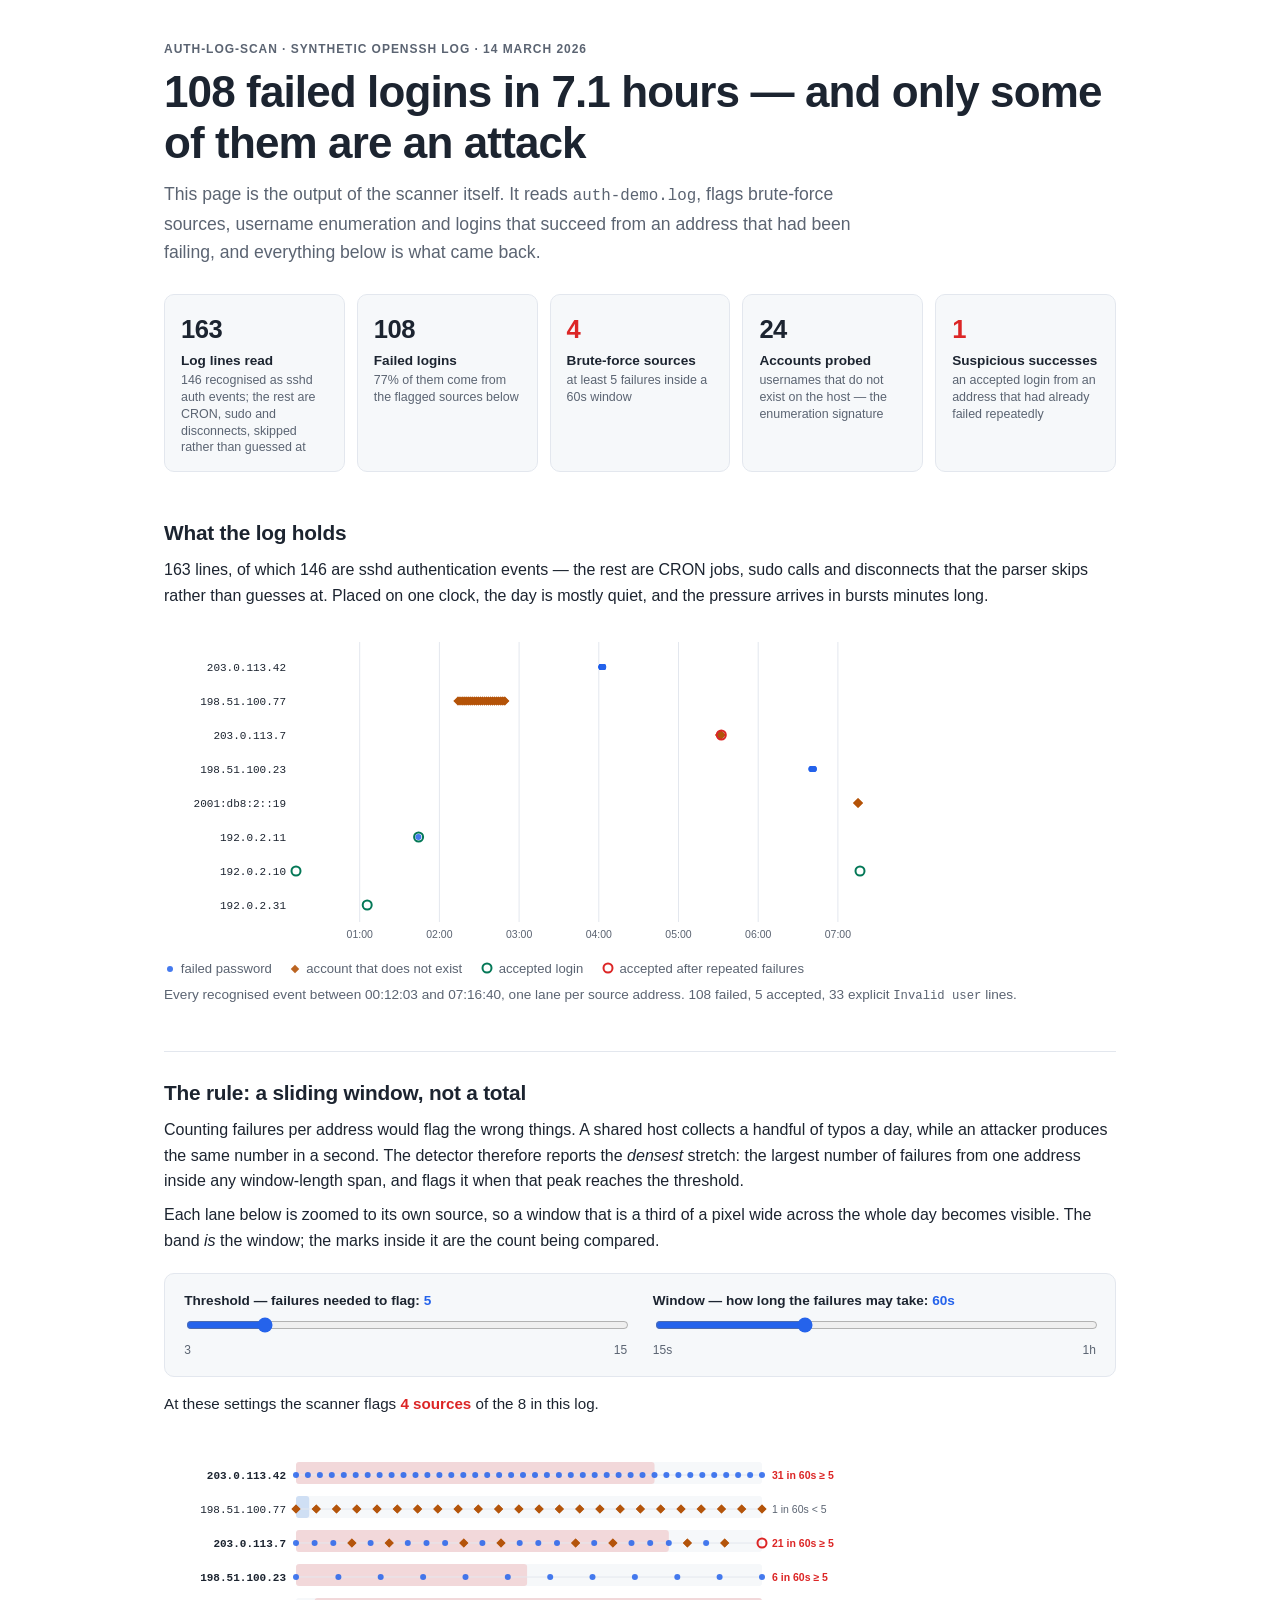
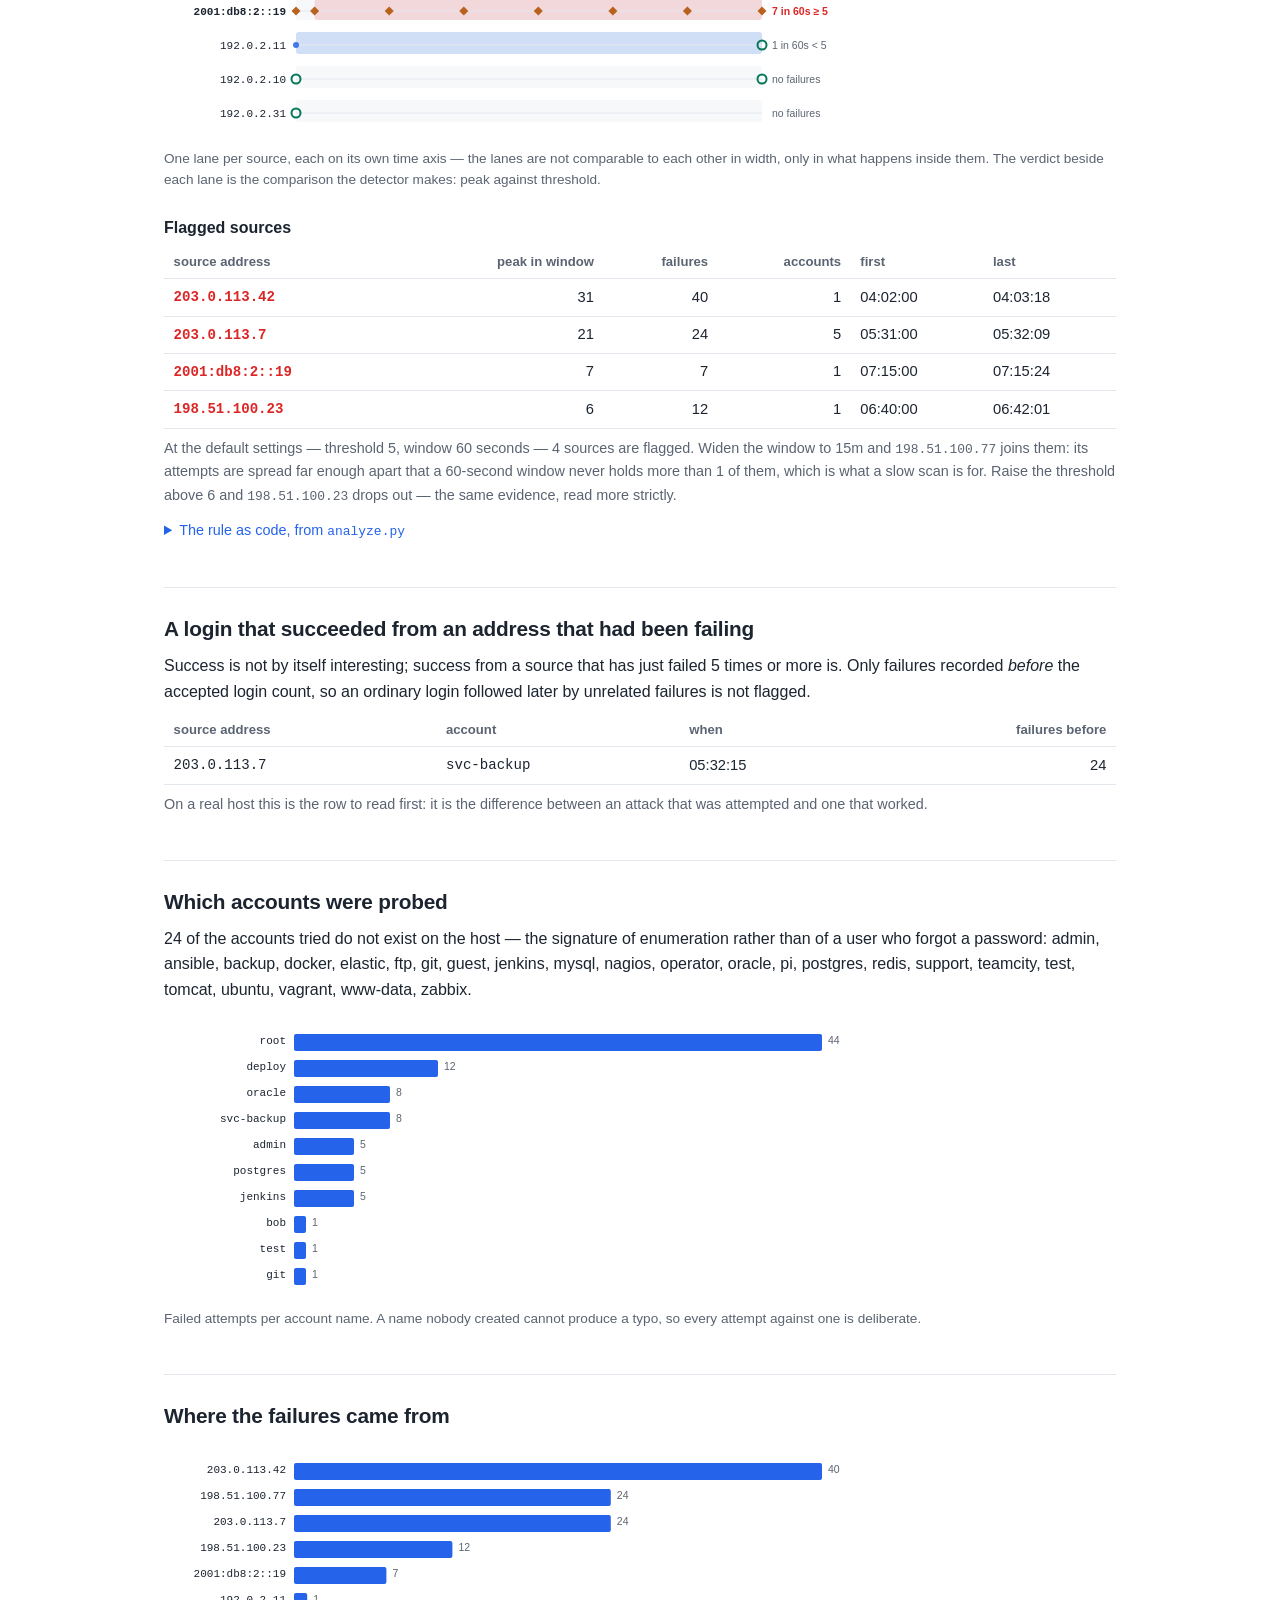
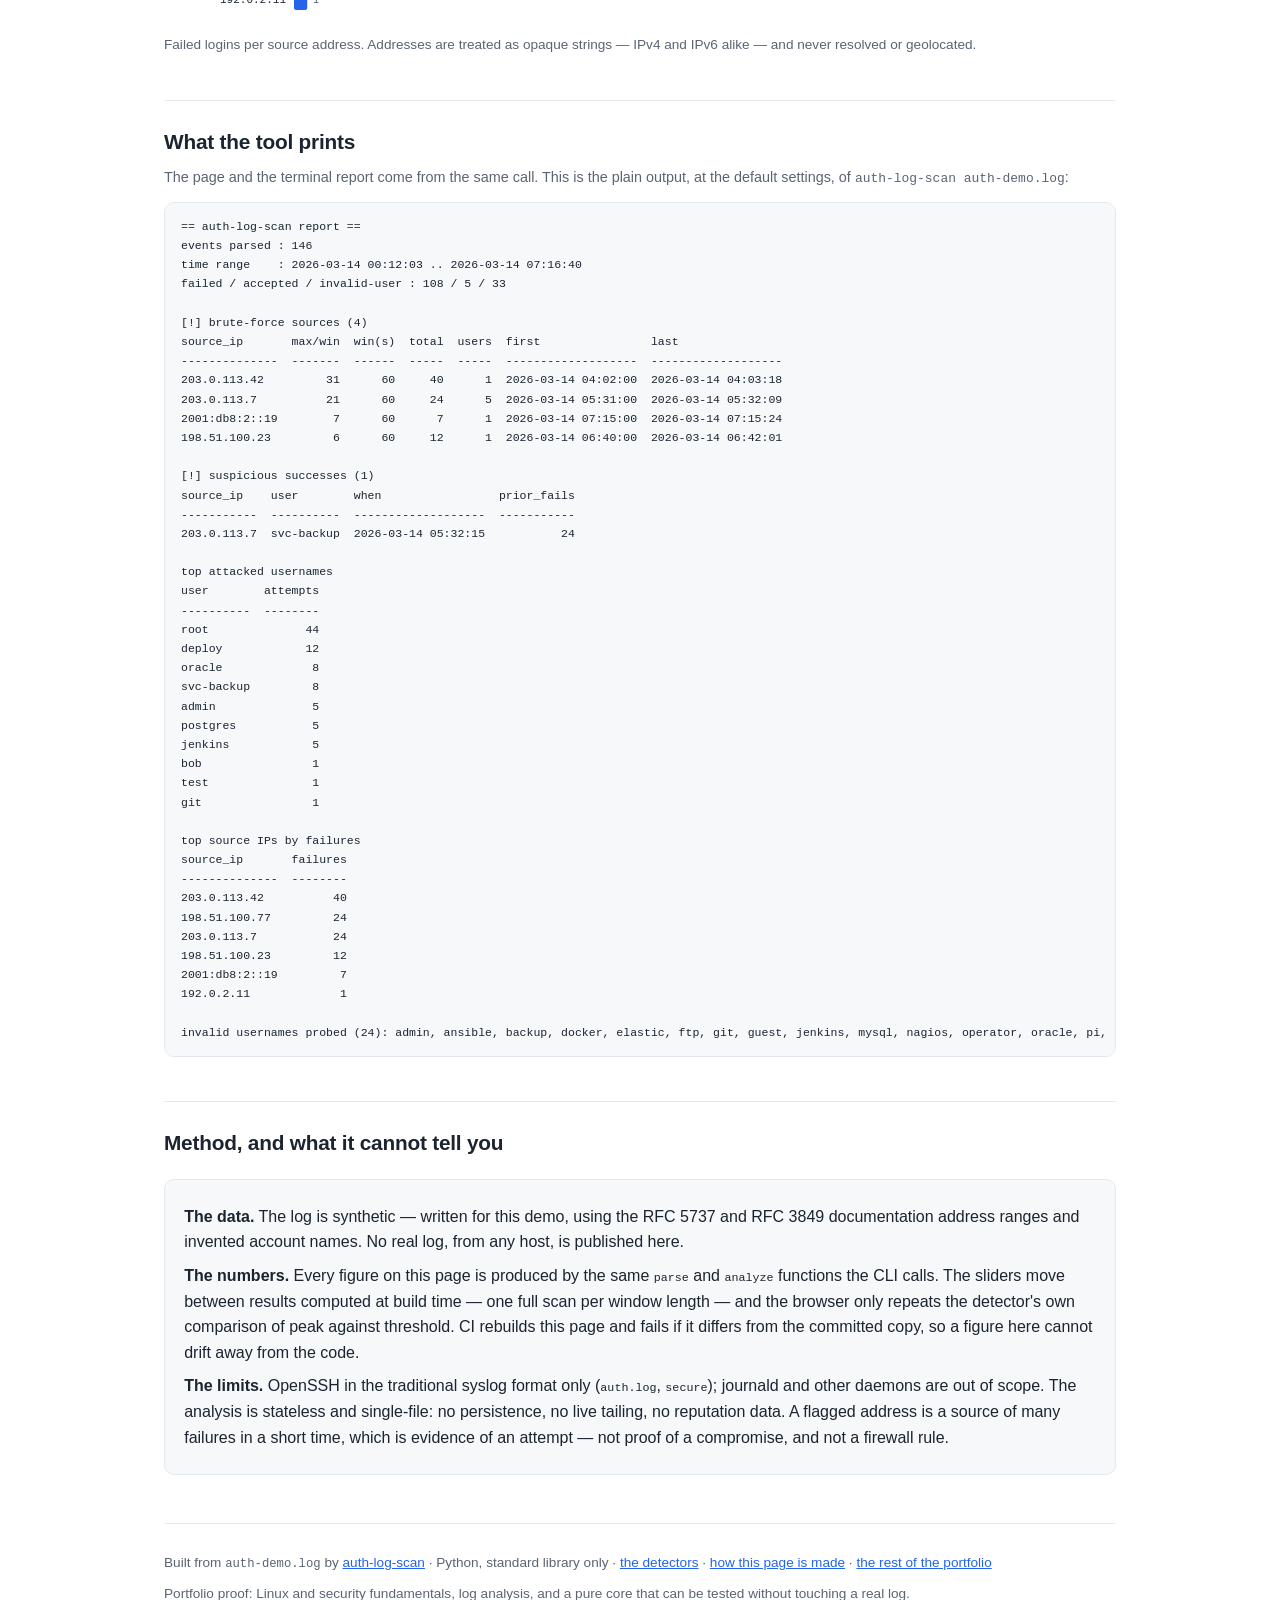
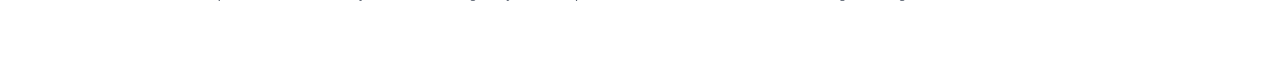
<file: docs/index.html>
<!doctype html>
<html lang="en">
<head>
<meta charset="utf-8">
<meta name="viewport" content="width=device-width, initial-scale=1">
<title>What a brute-force attack looks like in an SSH log — auth-log-scan</title>
<meta name="description" content="A live demo of auth-log-scan: an OpenSSH auth log read by the real scanner, with the sliding-window rule that separates an attack from ordinary noise made visible.">
<meta property="og:type" content="website">
<meta property="og:title" content="What a brute-force attack looks like in an SSH log — auth-log-scan">
<meta property="og:description" content="The sliding-window rule behind SSH brute-force detection, shown on a synthetic auth log.">
<meta property="og:url" content="https://p0w3r223.github.io/auth-log-scan/">
<meta name="twitter:card" content="summary">
<link rel="icon" href="data:image/svg+xml,<svg xmlns=%22http://www.w3.org/2000/svg%22 viewBox=%220 0 16 16%22><text y=%2213%22 font-size=%2213%22>&#128737;</text></svg>">
<style>
/* Both colour schemes are first-class: the palette is a set of variables, and dark mode
   swaps the variables rather than restating the design. Charts inherit these too, which
   is the main reason they are inline SVG and not images. */
:root {
  color-scheme: light dark;
  --bg: #ffffff;
  --surface: #f6f8fa;
  --border: #e3e7ee;
  --text: #1c2430;
  --muted: #5b6472;
  --accent: #2563eb;
  --accent-soft: #5b93e4;
  --positive: #047857;
  --warn: #b45309;
  --danger: #dc2626;
  --radius: 10px;
}

@media (prefers-color-scheme: dark) {
  :root {
    --bg: #0f1319;
    --surface: #161c25;
    --border: #263041;
    --text: #e6eaf2;
    --muted: #98a3b6;
    --accent: #6ea8fe;
    --accent-soft: #4167a6;
    --positive: #34d399;
    --warn: #fbbf24;
    --danger: #f87171;
  }
}

* { box-sizing: border-box; }

body {
  font-family: -apple-system, BlinkMacSystemFont, "Segoe UI", Roboto, "Helvetica Neue",
    Arial, sans-serif;
  -webkit-font-smoothing: antialiased;
  max-width: 62rem;
  margin: 0 auto;
  padding: 2.5rem 1.25rem 4rem;
  background: var(--bg);
  color: var(--text);
  line-height: 1.6;
}

a { color: var(--accent); }
a:focus-visible, summary:focus-visible, input:focus-visible {
  outline: 2px solid var(--accent);
  outline-offset: 3px;
  border-radius: 3px;
}

.eyebrow {
  text-transform: uppercase;
  letter-spacing: 0.08em;
  font-size: 0.75rem;
  font-weight: 600;
  color: var(--muted);
  margin: 0 0 0.5rem;
}

h1 {
  font-size: clamp(1.75rem, 1.2rem + 2.2vw, 2.75rem);
  line-height: 1.15;
  letter-spacing: -0.02em;
  margin: 0 0 0.75rem;
}

h2 {
  font-size: 1.3rem;
  letter-spacing: -0.01em;
  margin: 2.75rem 0 0.35rem;
  padding-top: 1.5rem;
  border-top: 1px solid var(--border);
}

h2:first-of-type { border-top: none; padding-top: 0; }
h3 { font-size: 1rem; margin: 1.5rem 0 0.25rem; }
p { margin: 0.5rem 0; }
.lead { font-size: 1.1rem; color: var(--muted); max-width: 46rem; }
.note { color: var(--muted); font-size: 0.9rem; }
.hint { display: block; color: var(--muted); font-size: 0.85rem; font-weight: 400; }

/* KPI row: the five numbers that frame everything below. */
.kpis {
  display: grid;
  grid-template-columns: repeat(auto-fit, minmax(10rem, 1fr));
  gap: 0.75rem;
  margin: 1.75rem 0;
  padding: 0;
  list-style: none;
}

.kpi {
  background: var(--surface);
  border: 1px solid var(--border);
  border-radius: var(--radius);
  padding: 0.9rem 1rem;
}

.kpi-value { font-size: 1.6rem; font-weight: 700; letter-spacing: -0.02em; }
.kpi-value.alert { color: var(--danger); }
.kpi-label { font-size: 0.85rem; font-weight: 600; }
.kpi-note { font-size: 0.78rem; color: var(--muted); line-height: 1.35; }

.card {
  background: var(--surface);
  border: 1px solid var(--border);
  border-radius: var(--radius);
  padding: 1rem 1.2rem;
  margin: 1.25rem 0;
}

.card.caution { border-left: 3px solid var(--warn); }

figure { margin: 1rem 0 0; }
figcaption { color: var(--muted); font-size: 0.85rem; margin-top: 0.35rem; }

/* Charts scroll inside their own box; the page itself never scrolls sideways. */
.chart-wrap { overflow-x: auto; }
.chart { max-width: 100%; height: auto; display: block; }
.chart text { font-size: 11px; fill: var(--text); }
.chart .row-label { fill: var(--text); font-family: ui-monospace, SFMono-Regular, Menlo, monospace; }
.chart .bar-value, .chart .axis { fill: var(--muted); font-size: 10.5px; }
.chart .bar { fill: var(--accent); }
.chart .bar.muted { fill: var(--accent-soft); }
.chart .axis-line { stroke: var(--border); stroke-width: 1; }
.chart .lane { fill: var(--surface); }
.chart .lane-line { stroke: var(--border); stroke-width: 1; }

/* Event marks. Shape carries the meaning and colour repeats it, so the chart survives
   greyscale and colour blindness: a failure is a filled dot, an accepted login a ring,
   a probe of a non-existent account a diamond. Not scoped to `.chart`: the legend draws
   the same marks outside any chart, and a legend whose colours differ explains nothing. */
.ev-failed { fill: var(--accent); opacity: 0.85; }
.ev-invalid { fill: var(--warn); opacity: 0.9; }
.ev-accepted { fill: none; stroke: var(--positive); stroke-width: 2; }
.ev-accepted.breach { stroke: var(--danger); }

/* The sliding window itself: a band over the densest span the detector found. */
/* 0.25, not 0.45, and 0.15 for the flagged variant. The event marks are emitted after the
   band at the same y and height, so the band is their ground — and at the old opacities the
   marks composite against it below SC 1.4.11's 3:1. Solved rather than guessed: these are the
   highest 0.05 step at which every mark clears. Swept in 0.01 steps the bounds are 0.29 and
   0.19, so each takes a margin rather than sitting on the edge.

   Four marks, not three: `.ev-accepted.breach` overrides `.ev-accepted` with `--danger`, and
   this page publishes three of them.

   As published before S7, with the unpinned tokens — five pairs under 3:1:

                     ev-failed  ev-invalid  ev-accepted  breach
     window  @0.45       3.12       3.31        2.81      3.60
     flagged @0.28       2.69       2.70        2.28      2.92

   With the pinned `--accent-soft` and `--positive`, which is what ships:

     window  @0.45       2.61       2.75        3.30      2.91   (would fail)
     window  @0.25       3.09       3.27        4.05      3.57
     flagged @0.28       2.69       2.70        3.32      2.92   (would fail)
     flagged @0.15       3.15       3.27        4.08      3.59

   The two tables have different token sets and are kept apart for that reason; a first
   version mixed one row of the second into the first and misread two cells of the last.

   The window band keeps its visibility against --surface (1.27:1 against 1.26:1 before). The
   flagged band gives some up, 1.55:1 to 1.26:1, and can afford to: `.verdict`, `.row-label`
   and the table's `td.ip` all carry the same state, so the row is not flagged by colour
   alone. Dark clears at every opacity in both tables and is unchanged by this reasoning. */
.chart .window-band { fill: var(--accent-soft); opacity: 0.25; }
.chart .row.flagged .window-band { fill: var(--danger); opacity: 0.15; }
.chart .verdict { font-size: 10.5px; fill: var(--muted); }
.chart .row.flagged .verdict { fill: var(--danger); font-weight: 600; }
.chart .row.flagged .row-label { font-weight: 700; }

.legend {
  display: flex;
  flex-wrap: wrap;
  gap: 0.35rem 1.1rem;
  margin: 0.6rem 0 0;
  padding: 0;
  list-style: none;
  font-size: 0.82rem;
  color: var(--muted);
}
.legend svg { vertical-align: -2px; margin-right: 0.3rem; }

/* Controls. Every value they can take was computed by the scanner at build time, so the
   sliders switch between real results rather than approximating them in the browser. */
.controls {
  display: grid;
  grid-template-columns: repeat(auto-fit, minmax(15rem, 1fr));
  gap: 0.9rem 1.6rem;
  background: var(--surface);
  border: 1px solid var(--border);
  border-radius: var(--radius);
  padding: 1rem 1.2rem;
  margin: 1.25rem 0 0;
}

.control label { display: block; font-size: 0.85rem; font-weight: 600; }
.control output { font-variant-numeric: tabular-nums; color: var(--accent); }
.control input[type="range"] { width: 100%; accent-color: var(--accent); margin-top: 0.35rem; }
.control .scale {
  display: flex;
  justify-content: space-between;
  font-size: 0.75rem;
  color: var(--muted);
  font-variant-numeric: tabular-nums;
}

.verdict-line {
  margin: 0.9rem 0 0;
  font-size: 0.95rem;
}
.verdict-line strong { color: var(--danger); }

/* Without JavaScript the page still holds a complete report — it is simply the one the
   default thresholds produce, so the controls are hidden rather than shown inert. */
.controls, .js-only { display: none; }
.js .controls { display: grid; }
.js .js-only { display: revert; }
.js .no-js { display: none; }

/* Tables scroll inside their own box, like the charts and the code blocks above.
   `width: 100%` cannot save them: the flagged table's six columns hold monospace
   addresses and timestamps that will not wrap, so its min-content width is ~474px —
   wider than a phone — and without a container it drags the whole page sideways. */
.table-wrap { overflow-x: auto; }
table { border-collapse: collapse; width: 100%; font-size: 0.92rem; }
th, td { text-align: left; padding: 0.4rem 0.6rem; border-bottom: 1px solid var(--border); }
th { font-weight: 600; color: var(--muted); font-size: 0.82rem; }
td.num, th.num { text-align: right; font-variant-numeric: tabular-nums; }
td.ip, td.user { font-family: ui-monospace, SFMono-Regular, Menlo, monospace; font-size: 0.88rem; }
tbody tr.flagged td.ip { color: var(--danger); font-weight: 600; }
.empty { color: var(--muted); font-size: 0.9rem; }

details { margin: 0.75rem 0; }
summary { cursor: pointer; font-size: 0.9rem; color: var(--accent); }
pre {
  overflow-x: auto;
  background: var(--surface);
  border: 1px solid var(--border);
  border-radius: var(--radius);
  padding: 0.85rem 1rem;
  font-size: 0.8rem;
  line-height: 1.5;
}
code { font-size: 0.9em; }

footer {
  margin-top: 3rem;
  padding-top: 1.25rem;
  border-top: 1px solid var(--border);
  color: var(--muted);
  font-size: 0.85rem;
}

@media print {
  body { max-width: none; }
  details, .controls { display: none; }
}
</style>
</head>
<body>

<header>
  <p class="eyebrow">auth-log-scan · synthetic OpenSSH log · 14 March 2026</p>
  <h1>108 failed logins in 7.1 hours — and only some of them are an attack</h1>
  <p class="lead">
    This page is the output of the scanner itself. It reads
    <code>auth-demo.log</code>, flags brute-force sources, username enumeration and logins that
    succeed from an address that had been failing, and everything below is what came back.
  </p>
</header>

<ul class="kpis">
<li class="kpi"><div class="kpi-value">163</div><div class="kpi-label">Log lines read</div><div class="kpi-note">146 recognised as sshd auth events; the rest are CRON, sudo and disconnects, skipped rather than guessed at</div></li><li class="kpi"><div class="kpi-value">108</div><div class="kpi-label">Failed logins</div><div class="kpi-note">77% of them come from the flagged sources below</div></li><li class="kpi"><div class="kpi-value alert">4</div><div class="kpi-label">Brute-force sources</div><div class="kpi-note">at least 5 failures inside a 60s window</div></li><li class="kpi"><div class="kpi-value">24</div><div class="kpi-label">Accounts probed</div><div class="kpi-note">usernames that do not exist on the host — the enumeration signature</div></li><li class="kpi"><div class="kpi-value alert">1</div><div class="kpi-label">Suspicious successes</div><div class="kpi-note">an accepted login from an address that had already failed repeatedly</div></li>
</ul>

<h2>What the log holds</h2>
<p>
  163 lines, of which 146 are sshd authentication events — the rest are CRON
  jobs, sudo calls and disconnects that the parser skips rather than guesses at. Placed on
  one clock, the day is mostly quiet, and the pressure arrives in bursts minutes long.
</p>
<figure>
  <div class="chart-wrap"><svg class="chart" viewBox="0 0 720 324" width="720" height="324" role="img" aria-label="Authentication events by source address over the day" xmlns="http://www.w3.org/2000/svg"><title>Authentication events by source address over the day</title><line class="lane-line" x1="195.7" x2="195.7" y1="18" y2="298"></line><text class="axis" x="195.7" y="314" text-anchor="middle">01:00</text><line class="lane-line" x1="275.4" x2="275.4" y1="18" y2="298"></line><text class="axis" x="275.4" y="314" text-anchor="middle">02:00</text><line class="lane-line" x1="355.1" x2="355.1" y1="18" y2="298"></line><text class="axis" x="355.1" y="314" text-anchor="middle">03:00</text><line class="lane-line" x1="434.8" x2="434.8" y1="18" y2="298"></line><text class="axis" x="434.8" y="314" text-anchor="middle">04:00</text><line class="lane-line" x1="514.5" x2="514.5" y1="18" y2="298"></line><text class="axis" x="514.5" y="314" text-anchor="middle">05:00</text><line class="lane-line" x1="594.2" x2="594.2" y1="18" y2="298"></line><text class="axis" x="594.2" y="314" text-anchor="middle">06:00</text><line class="lane-line" x1="673.9" x2="673.9" y1="18" y2="298"></line><text class="axis" x="673.9" y="314" text-anchor="middle">07:00</text><text class="row-label" x="122" y="47.0" text-anchor="end">203.0.113.42</text><circle class="ev-failed" cx="437.4" cy="43.0" r="3"></circle><circle class="ev-failed" cx="437.5" cy="43.0" r="3"></circle><circle class="ev-failed" cx="437.5" cy="43.0" r="3"></circle><circle class="ev-failed" cx="437.6" cy="43.0" r="3"></circle><circle class="ev-failed" cx="437.6" cy="43.0" r="3"></circle><circle class="ev-failed" cx="437.7" cy="43.0" r="3"></circle><circle class="ev-failed" cx="437.7" cy="43.0" r="3"></circle><circle class="ev-failed" cx="437.7" cy="43.0" r="3"></circle><circle class="ev-failed" cx="437.8" cy="43.0" r="3"></circle><circle class="ev-failed" cx="437.8" cy="43.0" r="3"></circle><circle class="ev-failed" cx="437.9" cy="43.0" r="3"></circle><circle class="ev-failed" cx="437.9" cy="43.0" r="3"></circle><circle class="ev-failed" cx="438.0" cy="43.0" r="3"></circle><circle class="ev-failed" cx="438.0" cy="43.0" r="3"></circle><circle class="ev-failed" cx="438.1" cy="43.0" r="3"></circle><circle class="ev-failed" cx="438.1" cy="43.0" r="3"></circle><circle class="ev-failed" cx="438.1" cy="43.0" r="3"></circle><circle class="ev-failed" cx="438.2" cy="43.0" r="3"></circle><circle class="ev-failed" cx="438.2" cy="43.0" r="3"></circle><circle class="ev-failed" cx="438.3" cy="43.0" r="3"></circle><circle class="ev-failed" cx="438.3" cy="43.0" r="3"></circle><circle class="ev-failed" cx="438.4" cy="43.0" r="3"></circle><circle class="ev-failed" cx="438.4" cy="43.0" r="3"></circle><circle class="ev-failed" cx="438.5" cy="43.0" r="3"></circle><circle class="ev-failed" cx="438.5" cy="43.0" r="3"></circle><circle class="ev-failed" cx="438.5" cy="43.0" r="3"></circle><circle class="ev-failed" cx="438.6" cy="43.0" r="3"></circle><circle class="ev-failed" cx="438.6" cy="43.0" r="3"></circle><circle class="ev-failed" cx="438.7" cy="43.0" r="3"></circle><circle class="ev-failed" cx="438.7" cy="43.0" r="3"></circle><circle class="ev-failed" cx="438.8" cy="43.0" r="3"></circle><circle class="ev-failed" cx="438.8" cy="43.0" r="3"></circle><circle class="ev-failed" cx="438.8" cy="43.0" r="3"></circle><circle class="ev-failed" cx="438.9" cy="43.0" r="3"></circle><circle class="ev-failed" cx="438.9" cy="43.0" r="3"></circle><circle class="ev-failed" cx="439.0" cy="43.0" r="3"></circle><circle class="ev-failed" cx="439.0" cy="43.0" r="3"></circle><circle class="ev-failed" cx="439.1" cy="43.0" r="3"></circle><circle class="ev-failed" cx="439.1" cy="43.0" r="3"></circle><circle class="ev-failed" cx="439.2" cy="43.0" r="3"></circle><text class="row-label" x="122" y="81.0" text-anchor="end">198.51.100.77</text><rect class="ev-invalid" x="290.8" y="73.8" width="6.4" height="6.4" transform="rotate(45 294.0 77.0)"></rect><rect class="ev-invalid" x="290.8" y="73.8" width="6.4" height="6.4" transform="rotate(45 294.0 77.0)"></rect><rect class="ev-invalid" x="292.8" y="73.8" width="6.4" height="6.4" transform="rotate(45 296.0 77.0)"></rect><rect class="ev-invalid" x="292.8" y="73.8" width="6.4" height="6.4" transform="rotate(45 296.0 77.0)"></rect><rect class="ev-invalid" x="294.9" y="73.8" width="6.4" height="6.4" transform="rotate(45 298.1 77.0)"></rect><rect class="ev-invalid" x="294.9" y="73.8" width="6.4" height="6.4" transform="rotate(45 298.1 77.0)"></rect><rect class="ev-invalid" x="296.9" y="73.8" width="6.4" height="6.4" transform="rotate(45 300.1 77.0)"></rect><rect class="ev-invalid" x="296.9" y="73.8" width="6.4" height="6.4" transform="rotate(45 300.1 77.0)"></rect><rect class="ev-invalid" x="298.9" y="73.8" width="6.4" height="6.4" transform="rotate(45 302.1 77.0)"></rect><rect class="ev-invalid" x="298.9" y="73.8" width="6.4" height="6.4" transform="rotate(45 302.1 77.0)"></rect><rect class="ev-invalid" x="301.0" y="73.8" width="6.4" height="6.4" transform="rotate(45 304.2 77.0)"></rect><rect class="ev-invalid" x="301.0" y="73.8" width="6.4" height="6.4" transform="rotate(45 304.2 77.0)"></rect><rect class="ev-invalid" x="303.0" y="73.8" width="6.4" height="6.4" transform="rotate(45 306.2 77.0)"></rect><rect class="ev-invalid" x="303.0" y="73.8" width="6.4" height="6.4" transform="rotate(45 306.2 77.0)"></rect><rect class="ev-invalid" x="305.0" y="73.8" width="6.4" height="6.4" transform="rotate(45 308.2 77.0)"></rect><rect class="ev-invalid" x="305.0" y="73.8" width="6.4" height="6.4" transform="rotate(45 308.2 77.0)"></rect><rect class="ev-invalid" x="307.1" y="73.8" width="6.4" height="6.4" transform="rotate(45 310.3 77.0)"></rect><rect class="ev-invalid" x="307.1" y="73.8" width="6.4" height="6.4" transform="rotate(45 310.3 77.0)"></rect><rect class="ev-invalid" x="309.1" y="73.8" width="6.4" height="6.4" transform="rotate(45 312.3 77.0)"></rect><rect class="ev-invalid" x="309.1" y="73.8" width="6.4" height="6.4" transform="rotate(45 312.3 77.0)"></rect><rect class="ev-invalid" x="311.1" y="73.8" width="6.4" height="6.4" transform="rotate(45 314.3 77.0)"></rect><rect class="ev-invalid" x="311.1" y="73.8" width="6.4" height="6.4" transform="rotate(45 314.3 77.0)"></rect><rect class="ev-invalid" x="313.2" y="73.8" width="6.4" height="6.4" transform="rotate(45 316.4 77.0)"></rect><rect class="ev-invalid" x="313.2" y="73.8" width="6.4" height="6.4" transform="rotate(45 316.4 77.0)"></rect><rect class="ev-invalid" x="315.2" y="73.8" width="6.4" height="6.4" transform="rotate(45 318.4 77.0)"></rect><rect class="ev-invalid" x="315.2" y="73.8" width="6.4" height="6.4" transform="rotate(45 318.4 77.0)"></rect><rect class="ev-invalid" x="317.3" y="73.8" width="6.4" height="6.4" transform="rotate(45 320.5 77.0)"></rect><rect class="ev-invalid" x="317.3" y="73.8" width="6.4" height="6.4" transform="rotate(45 320.5 77.0)"></rect><rect class="ev-invalid" x="319.3" y="73.8" width="6.4" height="6.4" transform="rotate(45 322.5 77.0)"></rect><rect class="ev-invalid" x="319.3" y="73.8" width="6.4" height="6.4" transform="rotate(45 322.5 77.0)"></rect><rect class="ev-invalid" x="321.3" y="73.8" width="6.4" height="6.4" transform="rotate(45 324.5 77.0)"></rect><rect class="ev-invalid" x="321.3" y="73.8" width="6.4" height="6.4" transform="rotate(45 324.5 77.0)"></rect><rect class="ev-invalid" x="323.4" y="73.8" width="6.4" height="6.4" transform="rotate(45 326.6 77.0)"></rect><rect class="ev-invalid" x="323.4" y="73.8" width="6.4" height="6.4" transform="rotate(45 326.6 77.0)"></rect><rect class="ev-invalid" x="325.4" y="73.8" width="6.4" height="6.4" transform="rotate(45 328.6 77.0)"></rect><rect class="ev-invalid" x="325.4" y="73.8" width="6.4" height="6.4" transform="rotate(45 328.6 77.0)"></rect><rect class="ev-invalid" x="327.4" y="73.8" width="6.4" height="6.4" transform="rotate(45 330.6 77.0)"></rect><rect class="ev-invalid" x="327.4" y="73.8" width="6.4" height="6.4" transform="rotate(45 330.6 77.0)"></rect><rect class="ev-invalid" x="329.5" y="73.8" width="6.4" height="6.4" transform="rotate(45 332.7 77.0)"></rect><rect class="ev-invalid" x="329.5" y="73.8" width="6.4" height="6.4" transform="rotate(45 332.7 77.0)"></rect><rect class="ev-invalid" x="331.5" y="73.8" width="6.4" height="6.4" transform="rotate(45 334.7 77.0)"></rect><rect class="ev-invalid" x="331.5" y="73.8" width="6.4" height="6.4" transform="rotate(45 334.7 77.0)"></rect><rect class="ev-invalid" x="333.6" y="73.8" width="6.4" height="6.4" transform="rotate(45 336.8 77.0)"></rect><rect class="ev-invalid" x="333.6" y="73.8" width="6.4" height="6.4" transform="rotate(45 336.8 77.0)"></rect><rect class="ev-invalid" x="335.6" y="73.8" width="6.4" height="6.4" transform="rotate(45 338.8 77.0)"></rect><rect class="ev-invalid" x="335.6" y="73.8" width="6.4" height="6.4" transform="rotate(45 338.8 77.0)"></rect><rect class="ev-invalid" x="337.6" y="73.8" width="6.4" height="6.4" transform="rotate(45 340.8 77.0)"></rect><rect class="ev-invalid" x="337.6" y="73.8" width="6.4" height="6.4" transform="rotate(45 340.8 77.0)"></rect><text class="row-label" x="122" y="115.0" text-anchor="end">203.0.113.7</text><circle class="ev-failed" cx="555.6" cy="111.0" r="3"></circle><circle class="ev-failed" cx="555.7" cy="111.0" r="3"></circle><circle class="ev-failed" cx="555.8" cy="111.0" r="3"></circle><rect class="ev-invalid" x="552.6" y="107.8" width="6.4" height="6.4" transform="rotate(45 555.8 111.0)"></rect><rect class="ev-invalid" x="552.6" y="107.8" width="6.4" height="6.4" transform="rotate(45 555.8 111.0)"></rect><circle class="ev-failed" cx="555.9" cy="111.0" r="3"></circle><rect class="ev-invalid" x="552.8" y="107.8" width="6.4" height="6.4" transform="rotate(45 556.0 111.0)"></rect><rect class="ev-invalid" x="552.8" y="107.8" width="6.4" height="6.4" transform="rotate(45 556.0 111.0)"></rect><circle class="ev-failed" cx="556.0" cy="111.0" r="3"></circle><circle class="ev-failed" cx="556.1" cy="111.0" r="3"></circle><circle class="ev-failed" cx="556.2" cy="111.0" r="3"></circle><rect class="ev-invalid" x="553.0" y="107.8" width="6.4" height="6.4" transform="rotate(45 556.2 111.0)"></rect><rect class="ev-invalid" x="553.0" y="107.8" width="6.4" height="6.4" transform="rotate(45 556.2 111.0)"></rect><circle class="ev-failed" cx="556.3" cy="111.0" r="3"></circle><rect class="ev-invalid" x="553.2" y="107.8" width="6.4" height="6.4" transform="rotate(45 556.4 111.0)"></rect><rect class="ev-invalid" x="553.2" y="107.8" width="6.4" height="6.4" transform="rotate(45 556.4 111.0)"></rect><circle class="ev-failed" cx="556.4" cy="111.0" r="3"></circle><circle class="ev-failed" cx="556.5" cy="111.0" r="3"></circle><circle class="ev-failed" cx="556.6" cy="111.0" r="3"></circle><rect class="ev-invalid" x="553.4" y="107.8" width="6.4" height="6.4" transform="rotate(45 556.6 111.0)"></rect><rect class="ev-invalid" x="553.4" y="107.8" width="6.4" height="6.4" transform="rotate(45 556.6 111.0)"></rect><circle class="ev-failed" cx="556.7" cy="111.0" r="3"></circle><rect class="ev-invalid" x="553.6" y="107.8" width="6.4" height="6.4" transform="rotate(45 556.8 111.0)"></rect><rect class="ev-invalid" x="553.6" y="107.8" width="6.4" height="6.4" transform="rotate(45 556.8 111.0)"></rect><circle class="ev-failed" cx="556.8" cy="111.0" r="3"></circle><circle class="ev-failed" cx="556.9" cy="111.0" r="3"></circle><circle class="ev-failed" cx="557.0" cy="111.0" r="3"></circle><rect class="ev-invalid" x="553.8" y="107.8" width="6.4" height="6.4" transform="rotate(45 557.0 111.0)"></rect><rect class="ev-invalid" x="553.8" y="107.8" width="6.4" height="6.4" transform="rotate(45 557.0 111.0)"></rect><circle class="ev-failed" cx="557.1" cy="111.0" r="3"></circle><rect class="ev-invalid" x="554.0" y="107.8" width="6.4" height="6.4" transform="rotate(45 557.2 111.0)"></rect><rect class="ev-invalid" x="554.0" y="107.8" width="6.4" height="6.4" transform="rotate(45 557.2 111.0)"></rect><circle class="ev-accepted breach" cx="557.3" cy="111.0" r="4.5"></circle><text class="row-label" x="122" y="149.0" text-anchor="end">198.51.100.23</text><circle class="ev-failed" cx="647.3" cy="145.0" r="3"></circle><circle class="ev-failed" cx="647.5" cy="145.0" r="3"></circle><circle class="ev-failed" cx="647.8" cy="145.0" r="3"></circle><circle class="ev-failed" cx="648.0" cy="145.0" r="3"></circle><circle class="ev-failed" cx="648.3" cy="145.0" r="3"></circle><circle class="ev-failed" cx="648.5" cy="145.0" r="3"></circle><circle class="ev-failed" cx="648.8" cy="145.0" r="3"></circle><circle class="ev-failed" cx="649.0" cy="145.0" r="3"></circle><circle class="ev-failed" cx="649.2" cy="145.0" r="3"></circle><circle class="ev-failed" cx="649.5" cy="145.0" r="3"></circle><circle class="ev-failed" cx="649.7" cy="145.0" r="3"></circle><circle class="ev-failed" cx="650.0" cy="145.0" r="3"></circle><text class="row-label" x="122" y="183.0" text-anchor="end">2001:db8:2::19</text><rect class="ev-invalid" x="690.6" y="175.8" width="6.4" height="6.4" transform="rotate(45 693.8 179.0)"></rect><rect class="ev-invalid" x="690.6" y="175.8" width="6.4" height="6.4" transform="rotate(45 693.8 179.0)"></rect><rect class="ev-invalid" x="690.7" y="175.8" width="6.4" height="6.4" transform="rotate(45 693.9 179.0)"></rect><rect class="ev-invalid" x="690.8" y="175.8" width="6.4" height="6.4" transform="rotate(45 694.0 179.0)"></rect><rect class="ev-invalid" x="690.9" y="175.8" width="6.4" height="6.4" transform="rotate(45 694.1 179.0)"></rect><rect class="ev-invalid" x="690.9" y="175.8" width="6.4" height="6.4" transform="rotate(45 694.1 179.0)"></rect><rect class="ev-invalid" x="691.0" y="175.8" width="6.4" height="6.4" transform="rotate(45 694.2 179.0)"></rect><rect class="ev-invalid" x="691.1" y="175.8" width="6.4" height="6.4" transform="rotate(45 694.3 179.0)"></rect><text class="row-label" x="122" y="217.0" text-anchor="end">192.0.2.11</text><circle class="ev-failed" cx="254.4" cy="213.0" r="3"></circle><circle class="ev-accepted" cx="254.6" cy="213.0" r="4.5"></circle><text class="row-label" x="122" y="251.0" text-anchor="end">192.0.2.10</text><circle class="ev-accepted" cx="132.0" cy="247.0" r="4.5"></circle><circle class="ev-accepted" cx="696.0" cy="247.0" r="4.5"></circle><text class="row-label" x="122" y="285.0" text-anchor="end">192.0.2.31</text><circle class="ev-accepted" cx="203.2" cy="281.0" r="4.5"></circle></svg></div>
  <ul class="legend">
    <li><svg width="12" height="12" aria-hidden="true"><circle class="ev-failed" cx="6" cy="6" r="3"></circle></svg>failed password</li>
    <li><svg width="12" height="12" aria-hidden="true"><rect class="ev-invalid" x="3" y="3" width="6" height="6" transform="rotate(45 6 6)"></rect></svg>account that does not exist</li>
    <li><svg width="14" height="14" aria-hidden="true"><circle class="ev-accepted" cx="7" cy="7" r="4.5"></circle></svg>accepted login</li>
    <li><svg width="14" height="14" aria-hidden="true"><circle class="ev-accepted breach" cx="7" cy="7" r="4.5"></circle></svg>accepted after repeated failures</li>
  </ul>
  <figcaption>
    Every recognised event between 00:12:03 and 07:16:40, one lane per source address.
    108 failed, 5 accepted, 33 explicit <code>Invalid user</code>
    lines.
  </figcaption>
</figure>

<h2>The rule: a sliding window, not a total</h2>
<p>
  Counting failures per address would flag the wrong things. A shared host collects a
  handful of typos a day, while an attacker produces the same number in a second. The
  detector therefore reports the <em>densest</em> stretch: the largest number of failures
  from one address inside any window-length span, and flags it when that peak reaches the
  threshold.
</p>
<p>
  Each lane below is zoomed to its own source, so a window that is a third of a pixel wide
  across the whole day becomes visible. The band <em>is</em> the window; the marks inside
  it are the count being compared.
</p>

<div class="controls">
  <div class="control">
    <label for="threshold">Threshold — failures needed to flag: <output id="threshold-value">5</output></label>
    <input type="range" id="threshold" min="0" max="12" step="1" value="2" aria-label="failures needed to flag a source">
    <div class="scale"><span>3</span><span>15</span></div>
  </div>
  <div class="control">
    <label for="window">Window — how long the failures may take: <output id="window-value">60s</output></label>
    <input type="range" id="window" min="0" max="6" step="1" value="2" aria-label="length of the sliding window">
    <div class="scale"><span>15s</span><span>1h</span></div>
  </div>
</div>
<p class="verdict-line js-only" id="verdict-line"></p>
<p class="note no-js">
  Shown at the defaults the CLI uses: threshold 5,
  window 60 seconds. With JavaScript on, the two settings become sliders over
  results this build already computed.
</p>

<figure>
  <div class="chart-wrap"><svg class="chart" viewBox="0 0 720 310" width="720" height="310" role="img" aria-label="Failures per source with the densest window banded" id="window-chart" xmlns="http://www.w3.org/2000/svg"><title>Failures per source with the densest window banded</title><g class="row flagged" data-row="203.0.113.42"><rect class="lane" x="132" y="30.0" width="466" height="22" rx="3"></rect><rect class="window-band" data-band="203.0.113.42" x="132.0" y="30.0" width="358.5" height="22" rx="3"></rect><line class="lane-line" x1="132" x2="598" y1="43.0" y2="43.0"></line><circle class="ev-failed" cx="132.0" cy="43.0" r="3"></circle><circle class="ev-failed" cx="143.9" cy="43.0" r="3"></circle><circle class="ev-failed" cx="155.9" cy="43.0" r="3"></circle><circle class="ev-failed" cx="167.8" cy="43.0" r="3"></circle><circle class="ev-failed" cx="179.8" cy="43.0" r="3"></circle><circle class="ev-failed" cx="191.7" cy="43.0" r="3"></circle><circle class="ev-failed" cx="203.7" cy="43.0" r="3"></circle><circle class="ev-failed" cx="215.6" cy="43.0" r="3"></circle><circle class="ev-failed" cx="227.6" cy="43.0" r="3"></circle><circle class="ev-failed" cx="239.5" cy="43.0" r="3"></circle><circle class="ev-failed" cx="251.5" cy="43.0" r="3"></circle><circle class="ev-failed" cx="263.4" cy="43.0" r="3"></circle><circle class="ev-failed" cx="275.4" cy="43.0" r="3"></circle><circle class="ev-failed" cx="287.3" cy="43.0" r="3"></circle><circle class="ev-failed" cx="299.3" cy="43.0" r="3"></circle><circle class="ev-failed" cx="311.2" cy="43.0" r="3"></circle><circle class="ev-failed" cx="323.2" cy="43.0" r="3"></circle><circle class="ev-failed" cx="335.1" cy="43.0" r="3"></circle><circle class="ev-failed" cx="347.1" cy="43.0" r="3"></circle><circle class="ev-failed" cx="359.0" cy="43.0" r="3"></circle><circle class="ev-failed" cx="371.0" cy="43.0" r="3"></circle><circle class="ev-failed" cx="382.9" cy="43.0" r="3"></circle><circle class="ev-failed" cx="394.9" cy="43.0" r="3"></circle><circle class="ev-failed" cx="406.8" cy="43.0" r="3"></circle><circle class="ev-failed" cx="418.8" cy="43.0" r="3"></circle><circle class="ev-failed" cx="430.7" cy="43.0" r="3"></circle><circle class="ev-failed" cx="442.7" cy="43.0" r="3"></circle><circle class="ev-failed" cx="454.6" cy="43.0" r="3"></circle><circle class="ev-failed" cx="466.6" cy="43.0" r="3"></circle><circle class="ev-failed" cx="478.5" cy="43.0" r="3"></circle><circle class="ev-failed" cx="490.5" cy="43.0" r="3"></circle><circle class="ev-failed" cx="502.4" cy="43.0" r="3"></circle><circle class="ev-failed" cx="514.4" cy="43.0" r="3"></circle><circle class="ev-failed" cx="526.3" cy="43.0" r="3"></circle><circle class="ev-failed" cx="538.3" cy="43.0" r="3"></circle><circle class="ev-failed" cx="550.2" cy="43.0" r="3"></circle><circle class="ev-failed" cx="562.2" cy="43.0" r="3"></circle><circle class="ev-failed" cx="574.1" cy="43.0" r="3"></circle><circle class="ev-failed" cx="586.1" cy="43.0" r="3"></circle><circle class="ev-failed" cx="598.0" cy="43.0" r="3"></circle><text class="row-label" x="122" y="47.0" text-anchor="end">203.0.113.42</text><text class="verdict" data-verdict="203.0.113.42" x="608.0" y="47.0">31 in 60s ≥ 5</text></g><g class="row" data-row="198.51.100.77"><rect class="lane" x="132" y="64.0" width="466" height="22" rx="3"></rect><rect class="window-band" data-band="198.51.100.77" x="132.0" y="64.0" width="13.2" height="22" rx="3"></rect><line class="lane-line" x1="132" x2="598" y1="77.0" y2="77.0"></line><rect class="ev-invalid" x="128.8" y="73.8" width="6.4" height="6.4" transform="rotate(45 132.0 77.0)"></rect><rect class="ev-invalid" x="128.8" y="73.8" width="6.4" height="6.4" transform="rotate(45 132.0 77.0)"></rect><rect class="ev-invalid" x="149.1" y="73.8" width="6.4" height="6.4" transform="rotate(45 152.3 77.0)"></rect><rect class="ev-invalid" x="149.1" y="73.8" width="6.4" height="6.4" transform="rotate(45 152.3 77.0)"></rect><rect class="ev-invalid" x="169.3" y="73.8" width="6.4" height="6.4" transform="rotate(45 172.5 77.0)"></rect><rect class="ev-invalid" x="169.3" y="73.8" width="6.4" height="6.4" transform="rotate(45 172.5 77.0)"></rect><rect class="ev-invalid" x="189.6" y="73.8" width="6.4" height="6.4" transform="rotate(45 192.8 77.0)"></rect><rect class="ev-invalid" x="189.6" y="73.8" width="6.4" height="6.4" transform="rotate(45 192.8 77.0)"></rect><rect class="ev-invalid" x="209.8" y="73.8" width="6.4" height="6.4" transform="rotate(45 213.0 77.0)"></rect><rect class="ev-invalid" x="209.8" y="73.8" width="6.4" height="6.4" transform="rotate(45 213.0 77.0)"></rect><rect class="ev-invalid" x="230.1" y="73.8" width="6.4" height="6.4" transform="rotate(45 233.3 77.0)"></rect><rect class="ev-invalid" x="230.1" y="73.8" width="6.4" height="6.4" transform="rotate(45 233.3 77.0)"></rect><rect class="ev-invalid" x="250.4" y="73.8" width="6.4" height="6.4" transform="rotate(45 253.6 77.0)"></rect><rect class="ev-invalid" x="250.4" y="73.8" width="6.4" height="6.4" transform="rotate(45 253.6 77.0)"></rect><rect class="ev-invalid" x="270.6" y="73.8" width="6.4" height="6.4" transform="rotate(45 273.8 77.0)"></rect><rect class="ev-invalid" x="270.6" y="73.8" width="6.4" height="6.4" transform="rotate(45 273.8 77.0)"></rect><rect class="ev-invalid" x="290.9" y="73.8" width="6.4" height="6.4" transform="rotate(45 294.1 77.0)"></rect><rect class="ev-invalid" x="290.9" y="73.8" width="6.4" height="6.4" transform="rotate(45 294.1 77.0)"></rect><rect class="ev-invalid" x="311.1" y="73.8" width="6.4" height="6.4" transform="rotate(45 314.3 77.0)"></rect><rect class="ev-invalid" x="311.1" y="73.8" width="6.4" height="6.4" transform="rotate(45 314.3 77.0)"></rect><rect class="ev-invalid" x="331.4" y="73.8" width="6.4" height="6.4" transform="rotate(45 334.6 77.0)"></rect><rect class="ev-invalid" x="331.4" y="73.8" width="6.4" height="6.4" transform="rotate(45 334.6 77.0)"></rect><rect class="ev-invalid" x="351.7" y="73.8" width="6.4" height="6.4" transform="rotate(45 354.9 77.0)"></rect><rect class="ev-invalid" x="351.7" y="73.8" width="6.4" height="6.4" transform="rotate(45 354.9 77.0)"></rect><rect class="ev-invalid" x="371.9" y="73.8" width="6.4" height="6.4" transform="rotate(45 375.1 77.0)"></rect><rect class="ev-invalid" x="371.9" y="73.8" width="6.4" height="6.4" transform="rotate(45 375.1 77.0)"></rect><rect class="ev-invalid" x="392.2" y="73.8" width="6.4" height="6.4" transform="rotate(45 395.4 77.0)"></rect><rect class="ev-invalid" x="392.2" y="73.8" width="6.4" height="6.4" transform="rotate(45 395.4 77.0)"></rect><rect class="ev-invalid" x="412.5" y="73.8" width="6.4" height="6.4" transform="rotate(45 415.7 77.0)"></rect><rect class="ev-invalid" x="412.5" y="73.8" width="6.4" height="6.4" transform="rotate(45 415.7 77.0)"></rect><rect class="ev-invalid" x="432.7" y="73.8" width="6.4" height="6.4" transform="rotate(45 435.9 77.0)"></rect><rect class="ev-invalid" x="432.7" y="73.8" width="6.4" height="6.4" transform="rotate(45 435.9 77.0)"></rect><rect class="ev-invalid" x="453.0" y="73.8" width="6.4" height="6.4" transform="rotate(45 456.2 77.0)"></rect><rect class="ev-invalid" x="453.0" y="73.8" width="6.4" height="6.4" transform="rotate(45 456.2 77.0)"></rect><rect class="ev-invalid" x="473.2" y="73.8" width="6.4" height="6.4" transform="rotate(45 476.4 77.0)"></rect><rect class="ev-invalid" x="473.2" y="73.8" width="6.4" height="6.4" transform="rotate(45 476.4 77.0)"></rect><rect class="ev-invalid" x="493.5" y="73.8" width="6.4" height="6.4" transform="rotate(45 496.7 77.0)"></rect><rect class="ev-invalid" x="493.5" y="73.8" width="6.4" height="6.4" transform="rotate(45 496.7 77.0)"></rect><rect class="ev-invalid" x="513.8" y="73.8" width="6.4" height="6.4" transform="rotate(45 517.0 77.0)"></rect><rect class="ev-invalid" x="513.8" y="73.8" width="6.4" height="6.4" transform="rotate(45 517.0 77.0)"></rect><rect class="ev-invalid" x="534.0" y="73.8" width="6.4" height="6.4" transform="rotate(45 537.2 77.0)"></rect><rect class="ev-invalid" x="534.0" y="73.8" width="6.4" height="6.4" transform="rotate(45 537.2 77.0)"></rect><rect class="ev-invalid" x="554.3" y="73.8" width="6.4" height="6.4" transform="rotate(45 557.5 77.0)"></rect><rect class="ev-invalid" x="554.3" y="73.8" width="6.4" height="6.4" transform="rotate(45 557.5 77.0)"></rect><rect class="ev-invalid" x="574.5" y="73.8" width="6.4" height="6.4" transform="rotate(45 577.7 77.0)"></rect><rect class="ev-invalid" x="574.5" y="73.8" width="6.4" height="6.4" transform="rotate(45 577.7 77.0)"></rect><rect class="ev-invalid" x="594.8" y="73.8" width="6.4" height="6.4" transform="rotate(45 598.0 77.0)"></rect><rect class="ev-invalid" x="594.8" y="73.8" width="6.4" height="6.4" transform="rotate(45 598.0 77.0)"></rect><text class="row-label" x="122" y="81.0" text-anchor="end">198.51.100.77</text><text class="verdict" data-verdict="198.51.100.77" x="608.0" y="81.0">1 in 60s &lt; 5</text></g><g class="row flagged" data-row="203.0.113.7"><rect class="lane" x="132" y="98.0" width="466" height="22" rx="3"></rect><rect class="window-band" data-band="203.0.113.7" x="132.0" y="98.0" width="372.8" height="22" rx="3"></rect><line class="lane-line" x1="132" x2="598" y1="111.0" y2="111.0"></line><circle class="ev-failed" cx="132.0" cy="111.0" r="3"></circle><circle class="ev-failed" cx="150.6" cy="111.0" r="3"></circle><circle class="ev-failed" cx="169.3" cy="111.0" r="3"></circle><rect class="ev-invalid" x="184.7" y="107.8" width="6.4" height="6.4" transform="rotate(45 187.9 111.0)"></rect><rect class="ev-invalid" x="184.7" y="107.8" width="6.4" height="6.4" transform="rotate(45 187.9 111.0)"></rect><circle class="ev-failed" cx="206.6" cy="111.0" r="3"></circle><rect class="ev-invalid" x="222.0" y="107.8" width="6.4" height="6.4" transform="rotate(45 225.2 111.0)"></rect><rect class="ev-invalid" x="222.0" y="107.8" width="6.4" height="6.4" transform="rotate(45 225.2 111.0)"></rect><circle class="ev-failed" cx="243.8" cy="111.0" r="3"></circle><circle class="ev-failed" cx="262.5" cy="111.0" r="3"></circle><circle class="ev-failed" cx="281.1" cy="111.0" r="3"></circle><rect class="ev-invalid" x="296.6" y="107.8" width="6.4" height="6.4" transform="rotate(45 299.8 111.0)"></rect><rect class="ev-invalid" x="296.6" y="107.8" width="6.4" height="6.4" transform="rotate(45 299.8 111.0)"></rect><circle class="ev-failed" cx="318.4" cy="111.0" r="3"></circle><rect class="ev-invalid" x="333.8" y="107.8" width="6.4" height="6.4" transform="rotate(45 337.0 111.0)"></rect><rect class="ev-invalid" x="333.8" y="107.8" width="6.4" height="6.4" transform="rotate(45 337.0 111.0)"></rect><circle class="ev-failed" cx="355.7" cy="111.0" r="3"></circle><circle class="ev-failed" cx="374.3" cy="111.0" r="3"></circle><circle class="ev-failed" cx="393.0" cy="111.0" r="3"></circle><rect class="ev-invalid" x="408.4" y="107.8" width="6.4" height="6.4" transform="rotate(45 411.6 111.0)"></rect><rect class="ev-invalid" x="408.4" y="107.8" width="6.4" height="6.4" transform="rotate(45 411.6 111.0)"></rect><circle class="ev-failed" cx="430.2" cy="111.0" r="3"></circle><rect class="ev-invalid" x="445.7" y="107.8" width="6.4" height="6.4" transform="rotate(45 448.9 111.0)"></rect><rect class="ev-invalid" x="445.7" y="107.8" width="6.4" height="6.4" transform="rotate(45 448.9 111.0)"></rect><circle class="ev-failed" cx="467.5" cy="111.0" r="3"></circle><circle class="ev-failed" cx="486.2" cy="111.0" r="3"></circle><circle class="ev-failed" cx="504.8" cy="111.0" r="3"></circle><rect class="ev-invalid" x="520.2" y="107.8" width="6.4" height="6.4" transform="rotate(45 523.4 111.0)"></rect><rect class="ev-invalid" x="520.2" y="107.8" width="6.4" height="6.4" transform="rotate(45 523.4 111.0)"></rect><circle class="ev-failed" cx="542.1" cy="111.0" r="3"></circle><rect class="ev-invalid" x="557.5" y="107.8" width="6.4" height="6.4" transform="rotate(45 560.7 111.0)"></rect><rect class="ev-invalid" x="557.5" y="107.8" width="6.4" height="6.4" transform="rotate(45 560.7 111.0)"></rect><circle class="ev-accepted breach" cx="598.0" cy="111.0" r="4.5"></circle><text class="row-label" x="122" y="115.0" text-anchor="end">203.0.113.7</text><text class="verdict" data-verdict="203.0.113.7" x="608.0" y="115.0">21 in 60s ≥ 5</text></g><g class="row flagged" data-row="198.51.100.23"><rect class="lane" x="132" y="132.0" width="466" height="22" rx="3"></rect><rect class="window-band" data-band="198.51.100.23" x="132.0" y="132.0" width="231.1" height="22" rx="3"></rect><line class="lane-line" x1="132" x2="598" y1="145.0" y2="145.0"></line><circle class="ev-failed" cx="132.0" cy="145.0" r="3"></circle><circle class="ev-failed" cx="174.4" cy="145.0" r="3"></circle><circle class="ev-failed" cx="216.7" cy="145.0" r="3"></circle><circle class="ev-failed" cx="259.1" cy="145.0" r="3"></circle><circle class="ev-failed" cx="301.5" cy="145.0" r="3"></circle><circle class="ev-failed" cx="343.8" cy="145.0" r="3"></circle><circle class="ev-failed" cx="386.2" cy="145.0" r="3"></circle><circle class="ev-failed" cx="428.5" cy="145.0" r="3"></circle><circle class="ev-failed" cx="470.9" cy="145.0" r="3"></circle><circle class="ev-failed" cx="513.3" cy="145.0" r="3"></circle><circle class="ev-failed" cx="555.6" cy="145.0" r="3"></circle><circle class="ev-failed" cx="598.0" cy="145.0" r="3"></circle><text class="row-label" x="122" y="149.0" text-anchor="end">198.51.100.23</text><text class="verdict" data-verdict="198.51.100.23" x="608.0" y="149.0">6 in 60s ≥ 5</text></g><g class="row flagged" data-row="2001:db8:2::19"><rect class="lane" x="132" y="166.0" width="466" height="22" rx="3"></rect><rect class="window-band" data-band="2001:db8:2::19" x="150.6" y="166.0" width="447.4" height="22" rx="3"></rect><line class="lane-line" x1="132" x2="598" y1="179.0" y2="179.0"></line><rect class="ev-invalid" x="128.8" y="175.8" width="6.4" height="6.4" transform="rotate(45 132.0 179.0)"></rect><rect class="ev-invalid" x="147.4" y="175.8" width="6.4" height="6.4" transform="rotate(45 150.6 179.0)"></rect><rect class="ev-invalid" x="222.0" y="175.8" width="6.4" height="6.4" transform="rotate(45 225.2 179.0)"></rect><rect class="ev-invalid" x="296.6" y="175.8" width="6.4" height="6.4" transform="rotate(45 299.8 179.0)"></rect><rect class="ev-invalid" x="371.1" y="175.8" width="6.4" height="6.4" transform="rotate(45 374.3 179.0)"></rect><rect class="ev-invalid" x="445.7" y="175.8" width="6.4" height="6.4" transform="rotate(45 448.9 179.0)"></rect><rect class="ev-invalid" x="520.2" y="175.8" width="6.4" height="6.4" transform="rotate(45 523.4 179.0)"></rect><rect class="ev-invalid" x="594.8" y="175.8" width="6.4" height="6.4" transform="rotate(45 598.0 179.0)"></rect><text class="row-label" x="122" y="183.0" text-anchor="end">2001:db8:2::19</text><text class="verdict" data-verdict="2001:db8:2::19" x="608.0" y="183.0">7 in 60s ≥ 5</text></g><g class="row" data-row="192.0.2.11"><rect class="lane" x="132" y="200.0" width="466" height="22" rx="3"></rect><rect class="window-band" data-band="192.0.2.11" x="132.0" y="200.0" width="466.0" height="22" rx="3"></rect><line class="lane-line" x1="132" x2="598" y1="213.0" y2="213.0"></line><circle class="ev-failed" cx="132.0" cy="213.0" r="3"></circle><circle class="ev-accepted" cx="598.0" cy="213.0" r="4.5"></circle><text class="row-label" x="122" y="217.0" text-anchor="end">192.0.2.11</text><text class="verdict" data-verdict="192.0.2.11" x="608.0" y="217.0">1 in 60s &lt; 5</text></g><g class="row" data-row="192.0.2.10"><rect class="lane" x="132" y="234.0" width="466" height="22" rx="3"></rect><line class="lane-line" x1="132" x2="598" y1="247.0" y2="247.0"></line><circle class="ev-accepted" cx="132.0" cy="247.0" r="4.5"></circle><circle class="ev-accepted" cx="598.0" cy="247.0" r="4.5"></circle><text class="row-label" x="122" y="251.0" text-anchor="end">192.0.2.10</text><text class="verdict" data-verdict="192.0.2.10" x="608.0" y="251.0">0 in 60s &lt; 5</text></g><g class="row" data-row="192.0.2.31"><rect class="lane" x="132" y="268.0" width="466" height="22" rx="3"></rect><line class="lane-line" x1="132" x2="598" y1="281.0" y2="281.0"></line><circle class="ev-accepted" cx="132.0" cy="281.0" r="4.5"></circle><text class="row-label" x="122" y="285.0" text-anchor="end">192.0.2.31</text><text class="verdict" data-verdict="192.0.2.31" x="608.0" y="285.0">0 in 60s &lt; 5</text></g></svg></div>
  <figcaption>
    One lane per source, each on its own time axis — the lanes are not comparable to each
    other in width, only in what happens inside them. The verdict beside each lane is the
    comparison the detector makes: peak against threshold.
  </figcaption>
</figure>

<h3>Flagged sources</h3>
<div class="table-wrap">
  <table>
    <thead>
      <tr>
        <th>source address</th>
        <th class="num">peak in window</th>
        <th class="num">failures</th>
        <th class="num">accounts</th>
        <th>first</th>
        <th>last</th>
      </tr>
    </thead>
    <tbody id="flagged-body">
<tr class="flagged"><td class="ip">203.0.113.42</td><td class="num">31</td><td class="num">40</td><td class="num">1</td><td>04:02:00</td><td>04:03:18</td></tr><tr class="flagged"><td class="ip">203.0.113.7</td><td class="num">21</td><td class="num">24</td><td class="num">5</td><td>05:31:00</td><td>05:32:09</td></tr><tr class="flagged"><td class="ip">2001:db8:2::19</td><td class="num">7</td><td class="num">7</td><td class="num">1</td><td>07:15:00</td><td>07:15:24</td></tr><tr class="flagged"><td class="ip">198.51.100.23</td><td class="num">6</td><td class="num">12</td><td class="num">1</td><td>06:40:00</td><td>06:42:01</td></tr>
    </tbody>
  </table>
</div>
<p class="note">
  At the default settings — threshold 5, window 60 seconds —
  4 sources are flagged. Widen the window to 15m and
  <code>198.51.100.77</code> joins them: its attempts are spread far enough apart that a
  60-second window never holds more than 1 of them, which is what
  a slow scan is for. Raise the threshold above 6 and <code>198.51.100.23</code>
  drops out — the same evidence, read more strictly.
</p>

<details>
  <summary>The rule as code, from <code>analyze.py</code></summary>
  <pre><code>def _max_in_window(sorted_times: List[datetime], window: timedelta) -&gt; Tuple[int, int]:
    &quot;&quot;&quot;Largest count of timestamps within any window-length span, and where it starts.

    Input is sorted ascending. Returns ``(count, index)`` — the index being the position of
    the first timestamp of the densest span, so a caller can say *when* the peak happened
    and not only how large it was. On ties the earliest span wins.
    &quot;&quot;&quot;
    left = 0
    best = 0
    best_left = 0
    for right in range(len(sorted_times)):
        while sorted_times[right] - sorted_times[left] &gt; window:
            left += 1
        if right - left + 1 &gt; best:
            best = right - left + 1
            best_left = left
    return best, best_left</code></pre>
</details>

<h2>A login that succeeded from an address that had been failing</h2>
<p>
  Success is not by itself interesting; success from a source that has just failed
  5 times or more is. Only failures recorded <em>before</em> the
  accepted login count, so an ordinary login followed later by unrelated failures is not
  flagged.
</p>
<div class="table-wrap">
  <table>
    <thead>
      <tr><th>source address</th><th>account</th><th>when</th><th class="num">failures before</th></tr>
    </thead>
    <tbody>
<tr><td class="ip">203.0.113.7</td><td class="user">svc-backup</td><td>05:32:15</td><td class="num">24</td></tr>
    </tbody>
  </table>
</div>
<p class="note">
  On a real host this is the row to read first: it is the difference between an attack that
  was attempted and one that worked.
</p>

<h2>Which accounts were probed</h2>
<p>
  24 of the accounts tried do not exist on the host — the signature of
  enumeration rather than of a user who forgot a password: admin, ansible, backup, docker, elastic, ftp, git, guest, jenkins, mysql, nagios, operator, oracle, pi, postgres, redis, support, teamcity, test, tomcat, ubuntu, vagrant, www-data, zabbix.
</p>
<figure>
  <div class="chart-wrap"><svg class="chart" viewBox="0 0 720 284" width="720" height="284" role="img" aria-label="Accounts by failed attempts (attempts)" xmlns="http://www.w3.org/2000/svg"><title>Accounts by failed attempts (attempts)</title><text class="row-label" x="122" y="25" text-anchor="end">root</text><rect class="bar" x="130" y="15" width="528.0" height="17" rx="2"></rect><text class="bar-value" x="664.0" y="25">44</text><text class="row-label" x="122" y="51" text-anchor="end">deploy</text><rect class="bar" x="130" y="41" width="144.0" height="17" rx="2"></rect><text class="bar-value" x="280.0" y="51">12</text><text class="row-label" x="122" y="77" text-anchor="end">oracle</text><rect class="bar" x="130" y="67" width="96.0" height="17" rx="2"></rect><text class="bar-value" x="232.0" y="77">8</text><text class="row-label" x="122" y="103" text-anchor="end">svc-backup</text><rect class="bar" x="130" y="93" width="96.0" height="17" rx="2"></rect><text class="bar-value" x="232.0" y="103">8</text><text class="row-label" x="122" y="129" text-anchor="end">admin</text><rect class="bar" x="130" y="119" width="60.0" height="17" rx="2"></rect><text class="bar-value" x="196.0" y="129">5</text><text class="row-label" x="122" y="155" text-anchor="end">postgres</text><rect class="bar" x="130" y="145" width="60.0" height="17" rx="2"></rect><text class="bar-value" x="196.0" y="155">5</text><text class="row-label" x="122" y="181" text-anchor="end">jenkins</text><rect class="bar" x="130" y="171" width="60.0" height="17" rx="2"></rect><text class="bar-value" x="196.0" y="181">5</text><text class="row-label" x="122" y="207" text-anchor="end">bob</text><rect class="bar" x="130" y="197" width="12.0" height="17" rx="2"></rect><text class="bar-value" x="148.0" y="207">1</text><text class="row-label" x="122" y="233" text-anchor="end">test</text><rect class="bar" x="130" y="223" width="12.0" height="17" rx="2"></rect><text class="bar-value" x="148.0" y="233">1</text><text class="row-label" x="122" y="259" text-anchor="end">git</text><rect class="bar" x="130" y="249" width="12.0" height="17" rx="2"></rect><text class="bar-value" x="148.0" y="259">1</text></svg></div>
  <figcaption>
    Failed attempts per account name. A name nobody created cannot produce a typo, so every
    attempt against one is deliberate.
  </figcaption>
</figure>

<h2>Where the failures came from</h2>
<figure>
  <div class="chart-wrap"><svg class="chart" viewBox="0 0 720 180" width="720" height="180" role="img" aria-label="Source addresses by failed logins (failures)" xmlns="http://www.w3.org/2000/svg"><title>Source addresses by failed logins (failures)</title><text class="row-label" x="122" y="25" text-anchor="end">203.0.113.42</text><rect class="bar" x="130" y="15" width="528.0" height="17" rx="2"></rect><text class="bar-value" x="664.0" y="25">40</text><text class="row-label" x="122" y="51" text-anchor="end">198.51.100.77</text><rect class="bar" x="130" y="41" width="316.8" height="17" rx="2"></rect><text class="bar-value" x="452.8" y="51">24</text><text class="row-label" x="122" y="77" text-anchor="end">203.0.113.7</text><rect class="bar" x="130" y="67" width="316.8" height="17" rx="2"></rect><text class="bar-value" x="452.8" y="77">24</text><text class="row-label" x="122" y="103" text-anchor="end">198.51.100.23</text><rect class="bar" x="130" y="93" width="158.4" height="17" rx="2"></rect><text class="bar-value" x="294.4" y="103">12</text><text class="row-label" x="122" y="129" text-anchor="end">2001:db8:2::19</text><rect class="bar" x="130" y="119" width="92.4" height="17" rx="2"></rect><text class="bar-value" x="228.4" y="129">7</text><text class="row-label" x="122" y="155" text-anchor="end">192.0.2.11</text><rect class="bar" x="130" y="145" width="13.2" height="17" rx="2"></rect><text class="bar-value" x="149.2" y="155">1</text></svg></div>
  <figcaption>
    Failed logins per source address. Addresses are treated as opaque strings — IPv4 and
    IPv6 alike — and never resolved or geolocated.
  </figcaption>
</figure>

<h2>What the tool prints</h2>
<p class="note">
  The page and the terminal report come from the same call. This is the plain output, at
  the default settings, of <code>auth-log-scan auth-demo.log</code>:
</p>
<pre><code>== auth-log-scan report ==
events parsed : 146
time range    : 2026-03-14 00:12:03 .. 2026-03-14 07:16:40
failed / accepted / invalid-user : 108 / 5 / 33

[!] brute-force sources (4)
source_ip       max/win  win(s)  total  users  first                last
--------------  -------  ------  -----  -----  -------------------  -------------------
203.0.113.42         31      60     40      1  2026-03-14 04:02:00  2026-03-14 04:03:18
203.0.113.7          21      60     24      5  2026-03-14 05:31:00  2026-03-14 05:32:09
2001:db8:2::19        7      60      7      1  2026-03-14 07:15:00  2026-03-14 07:15:24
198.51.100.23         6      60     12      1  2026-03-14 06:40:00  2026-03-14 06:42:01

[!] suspicious successes (1)
source_ip    user        when                 prior_fails
-----------  ----------  -------------------  -----------
203.0.113.7  svc-backup  2026-03-14 05:32:15           24

top attacked usernames
user        attempts
----------  --------
root              44
deploy            12
oracle             8
svc-backup         8
admin              5
postgres           5
jenkins            5
bob                1
test               1
git                1

top source IPs by failures
source_ip       failures
--------------  --------
203.0.113.42          40
198.51.100.77         24
203.0.113.7           24
198.51.100.23         12
2001:db8:2::19         7
192.0.2.11             1

invalid usernames probed (24): admin, ansible, backup, docker, elastic, ftp, git, guest, jenkins, mysql, nagios, operator, oracle, pi, postgres, redis, support, teamcity, test, tomcat, ubuntu, vagrant, www-data, zabbix</code></pre>

<h2>Method, and what it cannot tell you</h2>
<div class="card">
  <p>
    <strong>The data.</strong> The log is synthetic — written for this demo, using the
    RFC 5737 and RFC 3849 documentation address ranges and invented account names. No real
    log, from any host, is published here.
  </p>
  <p>
    <strong>The numbers.</strong> Every figure on this page is produced by the same
    <code>parse</code> and <code>analyze</code> functions the CLI calls. The sliders move
    between results computed at build time — one full scan per window length — and the
    browser only repeats the detector's own comparison of peak against threshold. CI
    rebuilds this page and fails if it differs from the committed copy, so a figure here
    cannot drift away from the code.
  </p>
  <p>
    <strong>The limits.</strong> OpenSSH in the traditional syslog format only
    (<code>auth.log</code>, <code>secure</code>); journald and other daemons are out of
    scope. The analysis is stateless and single-file: no persistence, no live tailing, no
    reputation data. A flagged address is a source of many failures in a short time, which
    is evidence of an attempt — not proof of a compromise, and not a firewall rule.
  </p>
</div>

<footer>
  <p>
    Built from <code>auth-demo.log</code> by
    <a href="https://github.com/P0w3r223/auth-log-scan">auth-log-scan</a> · Python, standard library only ·
    <a href="https://github.com/P0w3r223/auth-log-scan/blob/main/src/auth_log_scan/analyze.py">the detectors</a> ·
    <a href="https://github.com/P0w3r223/auth-log-scan/blob/main/src/auth_log_scan/site/build.py">how this page is made</a> ·
    <a href="https://github.com/P0w3r223">the rest of the portfolio</a>
  </p>
  <p>
    Portfolio proof: Linux and security fundamentals, log analysis, and a pure core that can
    be tested without touching a real log.
  </p>
</footer>

<script type="application/json" id="scan-data">{"defaults":{"threshold":5,"window":60},"geometry":{"spans":{"192.0.2.10":25477.0,"192.0.2.11":7.0,"192.0.2.31":1.0,"198.51.100.23":121.0,"198.51.100.77":2116.0,"2001:db8:2::19":25.0,"203.0.113.42":78.0,"203.0.113.7":75.0},"width":466.0,"x":132.0},"lanes":[{"failures":40,"first":"04:02:00","ip":"203.0.113.42","last":"04:03:18","users":1},{"failures":24,"first":"02:14:00","ip":"198.51.100.77","last":"02:49:16","users":24},{"failures":24,"first":"05:31:00","ip":"203.0.113.7","last":"05:32:09","users":5},{"failures":12,"first":"06:40:00","ip":"198.51.100.23","last":"06:42:01","users":1},{"failures":7,"first":"07:15:00","ip":"2001:db8:2::19","last":"07:15:24","users":1},{"failures":1,"first":"01:44:12","ip":"192.0.2.11","last":"01:44:12","users":1},{"failures":0,"first":"00:12:03","ip":"192.0.2.10","last":"07:16:40","users":0},{"failures":0,"first":"01:05:41","ip":"192.0.2.31","last":"01:05:41","users":0}],"peaks":{"120":{"192.0.2.11":{"peak":1,"start":0.0},"198.51.100.23":{"peak":11,"start":0.0},"198.51.100.77":{"peak":2,"start":0.0},"2001:db8:2::19":{"peak":7,"start":1.0},"203.0.113.42":{"peak":40,"start":0.0},"203.0.113.7":{"peak":24,"start":0.0}},"15":{"192.0.2.11":{"peak":1,"start":0.0},"198.51.100.23":{"peak":2,"start":0.0},"198.51.100.77":{"peak":1,"start":0.0},"2001:db8:2::19":{"peak":4,"start":1.0},"203.0.113.42":{"peak":8,"start":0.0},"203.0.113.7":{"peak":6,"start":0.0}},"30":{"192.0.2.11":{"peak":1,"start":0.0},"198.51.100.23":{"peak":3,"start":0.0},"198.51.100.77":{"peak":1,"start":0.0},"2001:db8:2::19":{"peak":7,"start":1.0},"203.0.113.42":{"peak":16,"start":0.0},"203.0.113.7":{"peak":11,"start":0.0}},"300":{"192.0.2.11":{"peak":1,"start":0.0},"198.51.100.23":{"peak":12,"start":0.0},"198.51.100.77":{"peak":4,"start":0.0},"2001:db8:2::19":{"peak":7,"start":1.0},"203.0.113.42":{"peak":40,"start":0.0},"203.0.113.7":{"peak":24,"start":0.0}},"3600":{"192.0.2.11":{"peak":1,"start":0.0},"198.51.100.23":{"peak":12,"start":0.0},"198.51.100.77":{"peak":24,"start":0.0},"2001:db8:2::19":{"peak":7,"start":1.0},"203.0.113.42":{"peak":40,"start":0.0},"203.0.113.7":{"peak":24,"start":0.0}},"60":{"192.0.2.11":{"peak":1,"start":0.0},"198.51.100.23":{"peak":6,"start":0.0},"198.51.100.77":{"peak":1,"start":0.0},"2001:db8:2::19":{"peak":7,"start":1.0},"203.0.113.42":{"peak":31,"start":0.0},"203.0.113.7":{"peak":21,"start":0.0}},"900":{"192.0.2.11":{"peak":1,"start":0.0},"198.51.100.23":{"peak":12,"start":0.0},"198.51.100.77":{"peak":10,"start":0.0},"2001:db8:2::19":{"peak":7,"start":1.0},"203.0.113.42":{"peak":40,"start":0.0},"203.0.113.7":{"peak":24,"start":0.0}}},"thresholds":[3,4,5,6,7,8,9,10,11,12,13,14,15],"windowLabels":{"120":"120s","15":"15s","30":"30s","300":"5m","3600":"1h","60":"60s","900":"15m"},"windows":[15,30,60,120,300,900,3600]}</script>
<script>
/* The sliders switch between results the scanner already produced at build time: the
   embedded data holds, for every window length, the peak each source reached and where
   that peak began. The only thing computed here is the comparison the detector itself
   makes — peak >= threshold — so the page cannot show a detection Python would not. */
(function () {
  "use strict";

  var data = JSON.parse(document.getElementById("scan-data").textContent);
  var chart = document.getElementById("window-chart");
  var thresholdInput = document.getElementById("threshold");
  var windowInput = document.getElementById("window");
  if (!data || !chart || !thresholdInput || !windowInput) return;

  document.documentElement.classList.add("js");

  var thresholdOut = document.getElementById("threshold-value");
  var windowOut = document.getElementById("window-value");
  var verdictLine = document.getElementById("verdict-line");
  var tableBody = document.getElementById("flagged-body");

  function peaksFor(windowSeconds) {
    return data.peaks[String(windowSeconds)] || {};
  }

  function scaleFor(ip) {
    var span = data.geometry.spans[ip] || 1;
    return data.geometry.width / span;
  }

  // Looked up once by their data-row value rather than through an attribute selector per
  // redraw: an IPv6 address is full of characters a selector would have to escape.
  var lanesByIp = {};
  Array.prototype.forEach.call(chart.querySelectorAll("[data-row]"), function (group) {
    lanesByIp[group.getAttribute("data-row")] = {
      row: group,
      band: group.querySelector("[data-band]"),
      verdict: group.querySelector("[data-verdict]"),
    };
  });

  function updateLane(lane, peaks, threshold, windowSeconds) {
    var nodes = lanesByIp[lane.ip];
    if (!nodes) return false;
    var entry = peaks[lane.ip];
    var row = nodes.row;
    var band = nodes.band;
    var verdict = nodes.verdict;

    var peak = entry ? entry.peak : 0;
    var flagged = peak >= threshold;
    row.setAttribute("class", flagged ? "row flagged" : "row");

    if (band) {
      if (entry) {
        var scale = scaleFor(lane.ip);
        var x = data.geometry.x + entry.start * scale;
        var width = Math.min(windowSeconds * scale, data.geometry.x + data.geometry.width - x);
        band.setAttribute("x", x.toFixed(1));
        band.setAttribute("width", Math.max(width, 2).toFixed(1));
        band.style.display = "";
      } else {
        band.style.display = "none";
      }
    }
    if (verdict) {
      var label = data.windowLabels[String(windowSeconds)];
      verdict.textContent = entry
        ? peak + " in " + label + (flagged ? " ≥ " : " < ") + threshold
        : "no failures";
    }
    return flagged;
  }

  function cell(text, className) {
    var td = document.createElement("td");
    td.textContent = text;
    if (className) td.className = className;
    return td;
  }

  function updateTable(flagged, peaks) {
    if (!tableBody) return;
    tableBody.textContent = "";
    if (!flagged.length) {
      var empty = document.createElement("tr");
      var td = cell("No source reaches the threshold at this setting.", "empty");
      td.colSpan = 6;
      empty.appendChild(td);
      tableBody.appendChild(empty);
      return;
    }
    flagged.forEach(function (lane) {
      var tr = document.createElement("tr");
      tr.className = "flagged";
      tr.appendChild(cell(lane.ip, "ip"));
      tr.appendChild(cell(String(peaks[lane.ip].peak), "num"));
      tr.appendChild(cell(String(lane.failures), "num"));
      tr.appendChild(cell(String(lane.users), "num"));
      tr.appendChild(cell(lane.first));
      tr.appendChild(cell(lane.last));
      tableBody.appendChild(tr);
    });
  }

  function apply() {
    var threshold = data.thresholds[Number(thresholdInput.value)];
    var windowSeconds = data.windows[Number(windowInput.value)];
    var peaks = peaksFor(windowSeconds);

    var flagged = data.lanes.filter(function (lane) {
      return updateLane(lane, peaks, threshold, windowSeconds);
    });
    // Same order the CLI prints: densest window first, total failures breaking the tie.
    flagged.sort(function (a, b) {
      return peaks[b.ip].peak - peaks[a.ip].peak || b.failures - a.failures;
    });

    thresholdOut.textContent = String(threshold);
    windowOut.textContent = data.windowLabels[String(windowSeconds)];
    if (verdictLine) {
      var strong = document.createElement("strong");
      strong.textContent = flagged.length + (flagged.length === 1 ? " source" : " sources");
      verdictLine.textContent = "";
      verdictLine.appendChild(document.createTextNode("At these settings the scanner flags "));
      verdictLine.appendChild(strong);
      verdictLine.appendChild(
        document.createTextNode(" of the " + data.lanes.length + " in this log.")
      );
    }
    updateTable(flagged, peaks);
  }

  thresholdInput.addEventListener("input", apply);
  windowInput.addEventListener("input", apply);
  apply();
})();
</script>

</body>
</html>
</file>
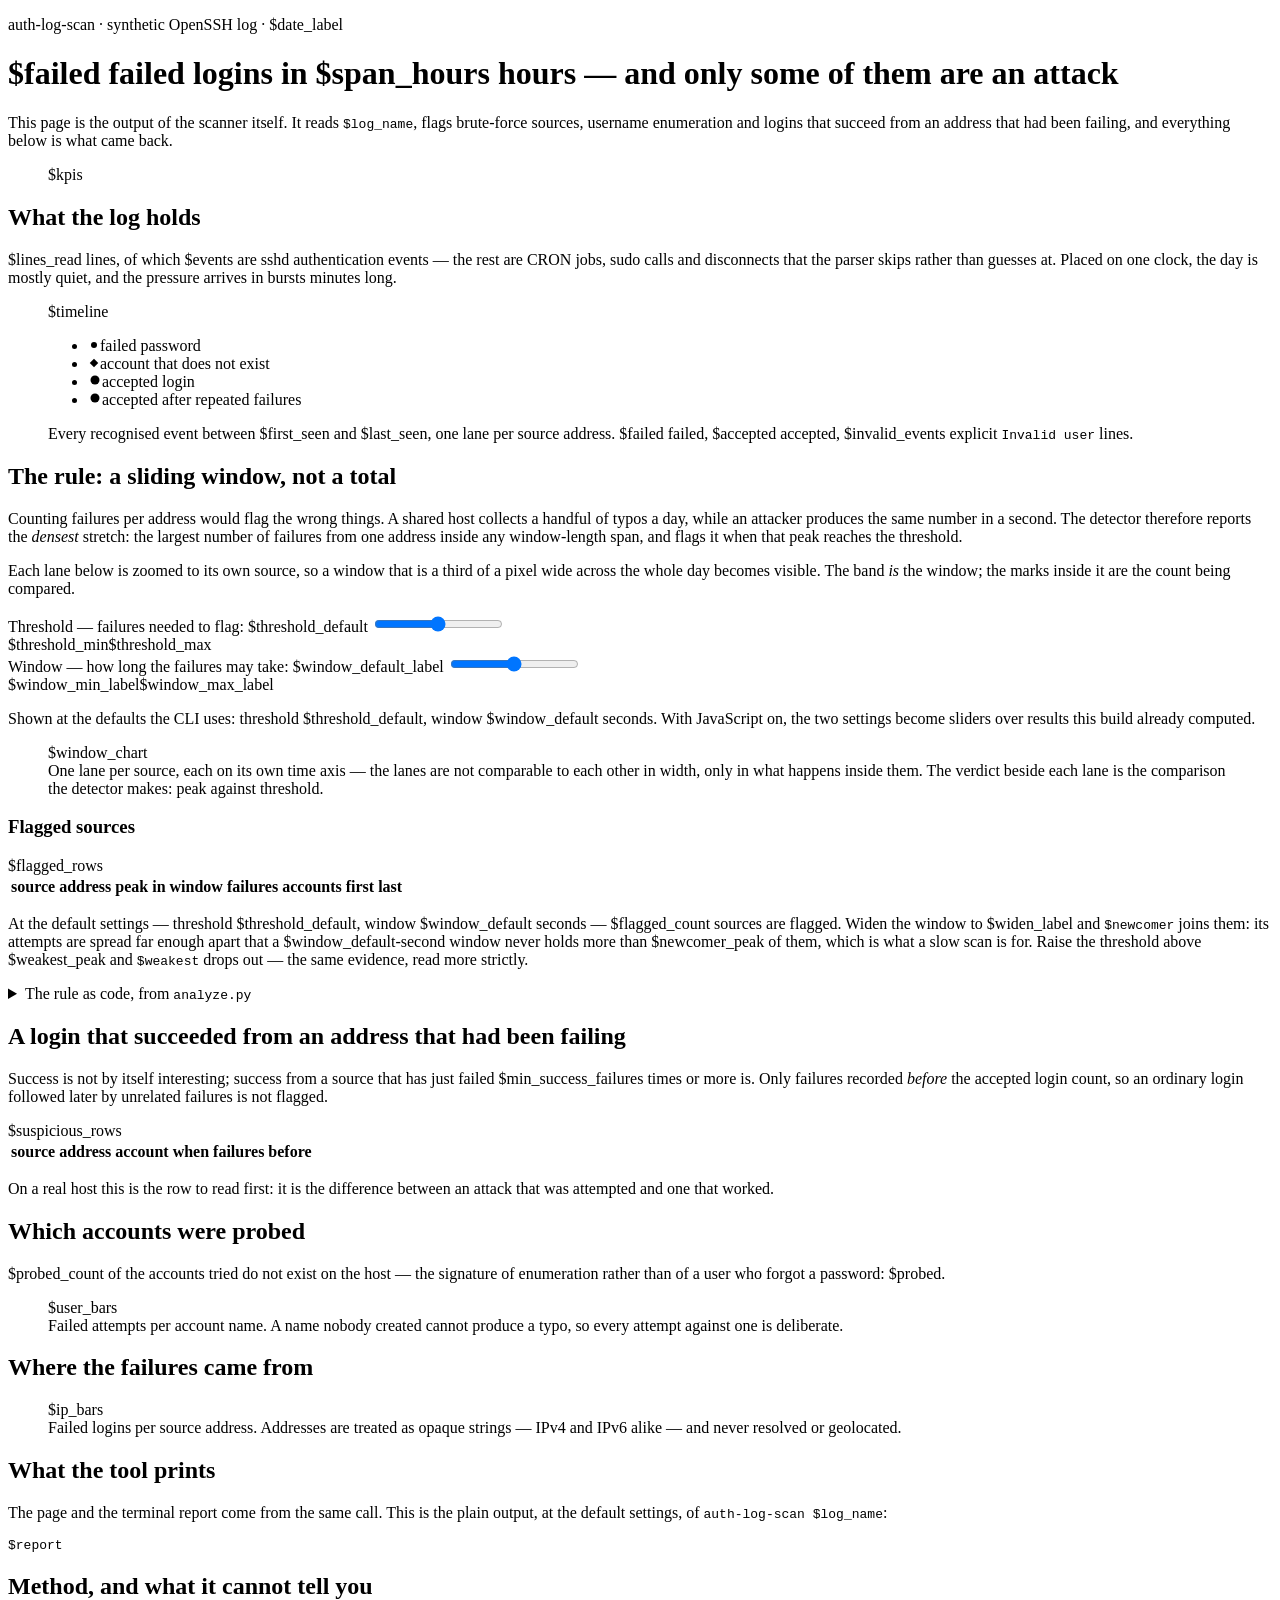
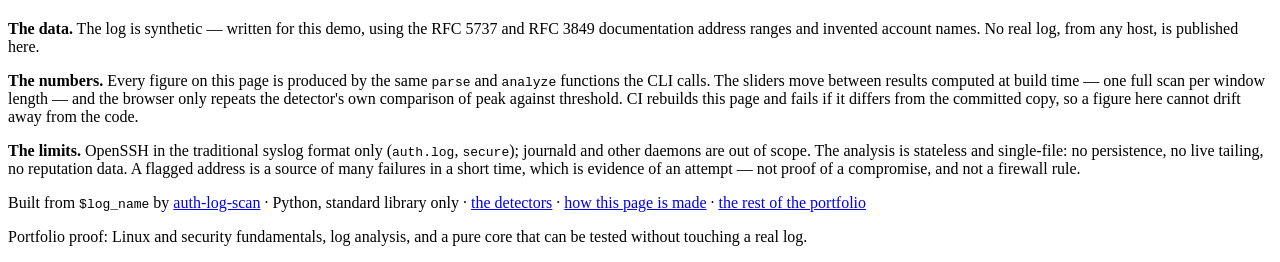
<file: src/auth_log_scan/site/templates/index.html>
<!doctype html>
<html lang="en">
<head>
<meta charset="utf-8">
<meta name="viewport" content="width=device-width, initial-scale=1">
<title>What a brute-force attack looks like in an SSH log — auth-log-scan</title>
<meta name="description" content="A live demo of auth-log-scan: an OpenSSH auth log read by the real scanner, with the sliding-window rule that separates an attack from ordinary noise made visible.">
<meta property="og:type" content="website">
<meta property="og:title" content="What a brute-force attack looks like in an SSH log — auth-log-scan">
<meta property="og:description" content="The sliding-window rule behind SSH brute-force detection, shown on a synthetic auth log.">
<meta property="og:url" content="https://p0w3r223.github.io/auth-log-scan/">
<meta name="twitter:card" content="summary">
<link rel="icon" href="data:image/svg+xml,<svg xmlns=%22http://www.w3.org/2000/svg%22 viewBox=%220 0 16 16%22><text y=%2213%22 font-size=%2213%22>&#128737;</text></svg>">
<style>
$styles
</style>
</head>
<body>

<header>
  <p class="eyebrow">auth-log-scan · synthetic OpenSSH log · $date_label</p>
  <h1>$failed failed logins in $span_hours hours — and only some of them are an attack</h1>
  <p class="lead">
    This page is the output of the scanner itself. It reads
    <code>$log_name</code>, flags brute-force sources, username enumeration and logins that
    succeed from an address that had been failing, and everything below is what came back.
  </p>
</header>

<ul class="kpis">
$kpis
</ul>

<h2>What the log holds</h2>
<p>
  $lines_read lines, of which $events are sshd authentication events — the rest are CRON
  jobs, sudo calls and disconnects that the parser skips rather than guesses at. Placed on
  one clock, the day is mostly quiet, and the pressure arrives in bursts minutes long.
</p>
<figure>
  <div class="chart-wrap">$timeline</div>
  <ul class="legend">
    <li><svg width="12" height="12" aria-hidden="true"><circle class="ev-failed" cx="6" cy="6" r="3"></circle></svg>failed password</li>
    <li><svg width="12" height="12" aria-hidden="true"><rect class="ev-invalid" x="3" y="3" width="6" height="6" transform="rotate(45 6 6)"></rect></svg>account that does not exist</li>
    <li><svg width="14" height="14" aria-hidden="true"><circle class="ev-accepted" cx="7" cy="7" r="4.5"></circle></svg>accepted login</li>
    <li><svg width="14" height="14" aria-hidden="true"><circle class="ev-accepted breach" cx="7" cy="7" r="4.5"></circle></svg>accepted after repeated failures</li>
  </ul>
  <figcaption>
    Every recognised event between $first_seen and $last_seen, one lane per source address.
    $failed failed, $accepted accepted, $invalid_events explicit <code>Invalid user</code>
    lines.
  </figcaption>
</figure>

<h2>The rule: a sliding window, not a total</h2>
<p>
  Counting failures per address would flag the wrong things. A shared host collects a
  handful of typos a day, while an attacker produces the same number in a second. The
  detector therefore reports the <em>densest</em> stretch: the largest number of failures
  from one address inside any window-length span, and flags it when that peak reaches the
  threshold.
</p>
<p>
  Each lane below is zoomed to its own source, so a window that is a third of a pixel wide
  across the whole day becomes visible. The band <em>is</em> the window; the marks inside
  it are the count being compared.
</p>

<div class="controls">
  <div class="control">
    <label for="threshold">Threshold — failures needed to flag: <output id="threshold-value">$threshold_default</output></label>
    <input type="range" id="threshold" min="0" max="$threshold_steps" step="1" value="$threshold_index" aria-label="failures needed to flag a source">
    <div class="scale"><span>$threshold_min</span><span>$threshold_max</span></div>
  </div>
  <div class="control">
    <label for="window">Window — how long the failures may take: <output id="window-value">$window_default_label</output></label>
    <input type="range" id="window" min="0" max="$window_steps" step="1" value="$window_index" aria-label="length of the sliding window">
    <div class="scale"><span>$window_min_label</span><span>$window_max_label</span></div>
  </div>
</div>
<p class="verdict-line js-only" id="verdict-line"></p>
<p class="note no-js">
  Shown at the defaults the CLI uses: threshold $threshold_default,
  window $window_default seconds. With JavaScript on, the two settings become sliders over
  results this build already computed.
</p>

<figure>
  <div class="chart-wrap">$window_chart</div>
  <figcaption>
    One lane per source, each on its own time axis — the lanes are not comparable to each
    other in width, only in what happens inside them. The verdict beside each lane is the
    comparison the detector makes: peak against threshold.
  </figcaption>
</figure>

<h3>Flagged sources</h3>
<div class="table-wrap">
  <table>
    <thead>
      <tr>
        <th>source address</th>
        <th class="num">peak in window</th>
        <th class="num">failures</th>
        <th class="num">accounts</th>
        <th>first</th>
        <th>last</th>
      </tr>
    </thead>
    <tbody id="flagged-body">
$flagged_rows
    </tbody>
  </table>
</div>
<p class="note">
  At the default settings — threshold $threshold_default, window $window_default seconds —
  $flagged_count sources are flagged. Widen the window to $widen_label and
  <code>$newcomer</code> joins them: its attempts are spread far enough apart that a
  $window_default-second window never holds more than $newcomer_peak of them, which is what
  a slow scan is for. Raise the threshold above $weakest_peak and <code>$weakest</code>
  drops out — the same evidence, read more strictly.
</p>

<details>
  <summary>The rule as code, from <code>analyze.py</code></summary>
  <pre><code>$window_rule</code></pre>
</details>

<h2>A login that succeeded from an address that had been failing</h2>
<p>
  Success is not by itself interesting; success from a source that has just failed
  $min_success_failures times or more is. Only failures recorded <em>before</em> the
  accepted login count, so an ordinary login followed later by unrelated failures is not
  flagged.
</p>
<div class="table-wrap">
  <table>
    <thead>
      <tr><th>source address</th><th>account</th><th>when</th><th class="num">failures before</th></tr>
    </thead>
    <tbody>
$suspicious_rows
    </tbody>
  </table>
</div>
<p class="note">
  On a real host this is the row to read first: it is the difference between an attack that
  was attempted and one that worked.
</p>

<h2>Which accounts were probed</h2>
<p>
  $probed_count of the accounts tried do not exist on the host — the signature of
  enumeration rather than of a user who forgot a password: $probed.
</p>
<figure>
  <div class="chart-wrap">$user_bars</div>
  <figcaption>
    Failed attempts per account name. A name nobody created cannot produce a typo, so every
    attempt against one is deliberate.
  </figcaption>
</figure>

<h2>Where the failures came from</h2>
<figure>
  <div class="chart-wrap">$ip_bars</div>
  <figcaption>
    Failed logins per source address. Addresses are treated as opaque strings — IPv4 and
    IPv6 alike — and never resolved or geolocated.
  </figcaption>
</figure>

<h2>What the tool prints</h2>
<p class="note">
  The page and the terminal report come from the same call. This is the plain output, at
  the default settings, of <code>auth-log-scan $log_name</code>:
</p>
<pre><code>$report</code></pre>

<h2>Method, and what it cannot tell you</h2>
<div class="card">
  <p>
    <strong>The data.</strong> The log is synthetic — written for this demo, using the
    RFC 5737 and RFC 3849 documentation address ranges and invented account names. No real
    log, from any host, is published here.
  </p>
  <p>
    <strong>The numbers.</strong> Every figure on this page is produced by the same
    <code>parse</code> and <code>analyze</code> functions the CLI calls. The sliders move
    between results computed at build time — one full scan per window length — and the
    browser only repeats the detector's own comparison of peak against threshold. CI
    rebuilds this page and fails if it differs from the committed copy, so a figure here
    cannot drift away from the code.
  </p>
  <p>
    <strong>The limits.</strong> OpenSSH in the traditional syslog format only
    (<code>auth.log</code>, <code>secure</code>); journald and other daemons are out of
    scope. The analysis is stateless and single-file: no persistence, no live tailing, no
    reputation data. A flagged address is a source of many failures in a short time, which
    is evidence of an attempt — not proof of a compromise, and not a firewall rule.
  </p>
</div>

<footer>
  <p>
    Built from <code>$log_name</code> by
    <a href="$repo">auth-log-scan</a> · Python, standard library only ·
    <a href="$repo/blob/main/src/auth_log_scan/analyze.py">the detectors</a> ·
    <a href="$repo/blob/main/src/auth_log_scan/site/build.py">how this page is made</a> ·
    <a href="$profile">the rest of the portfolio</a>
  </p>
  <p>
    Portfolio proof: Linux and security fundamentals, log analysis, and a pure core that can
    be tested without touching a real log.
  </p>
</footer>

<script type="application/json" id="scan-data">$data</script>
<script>
$script
</script>

</body>
</html>
</file>
